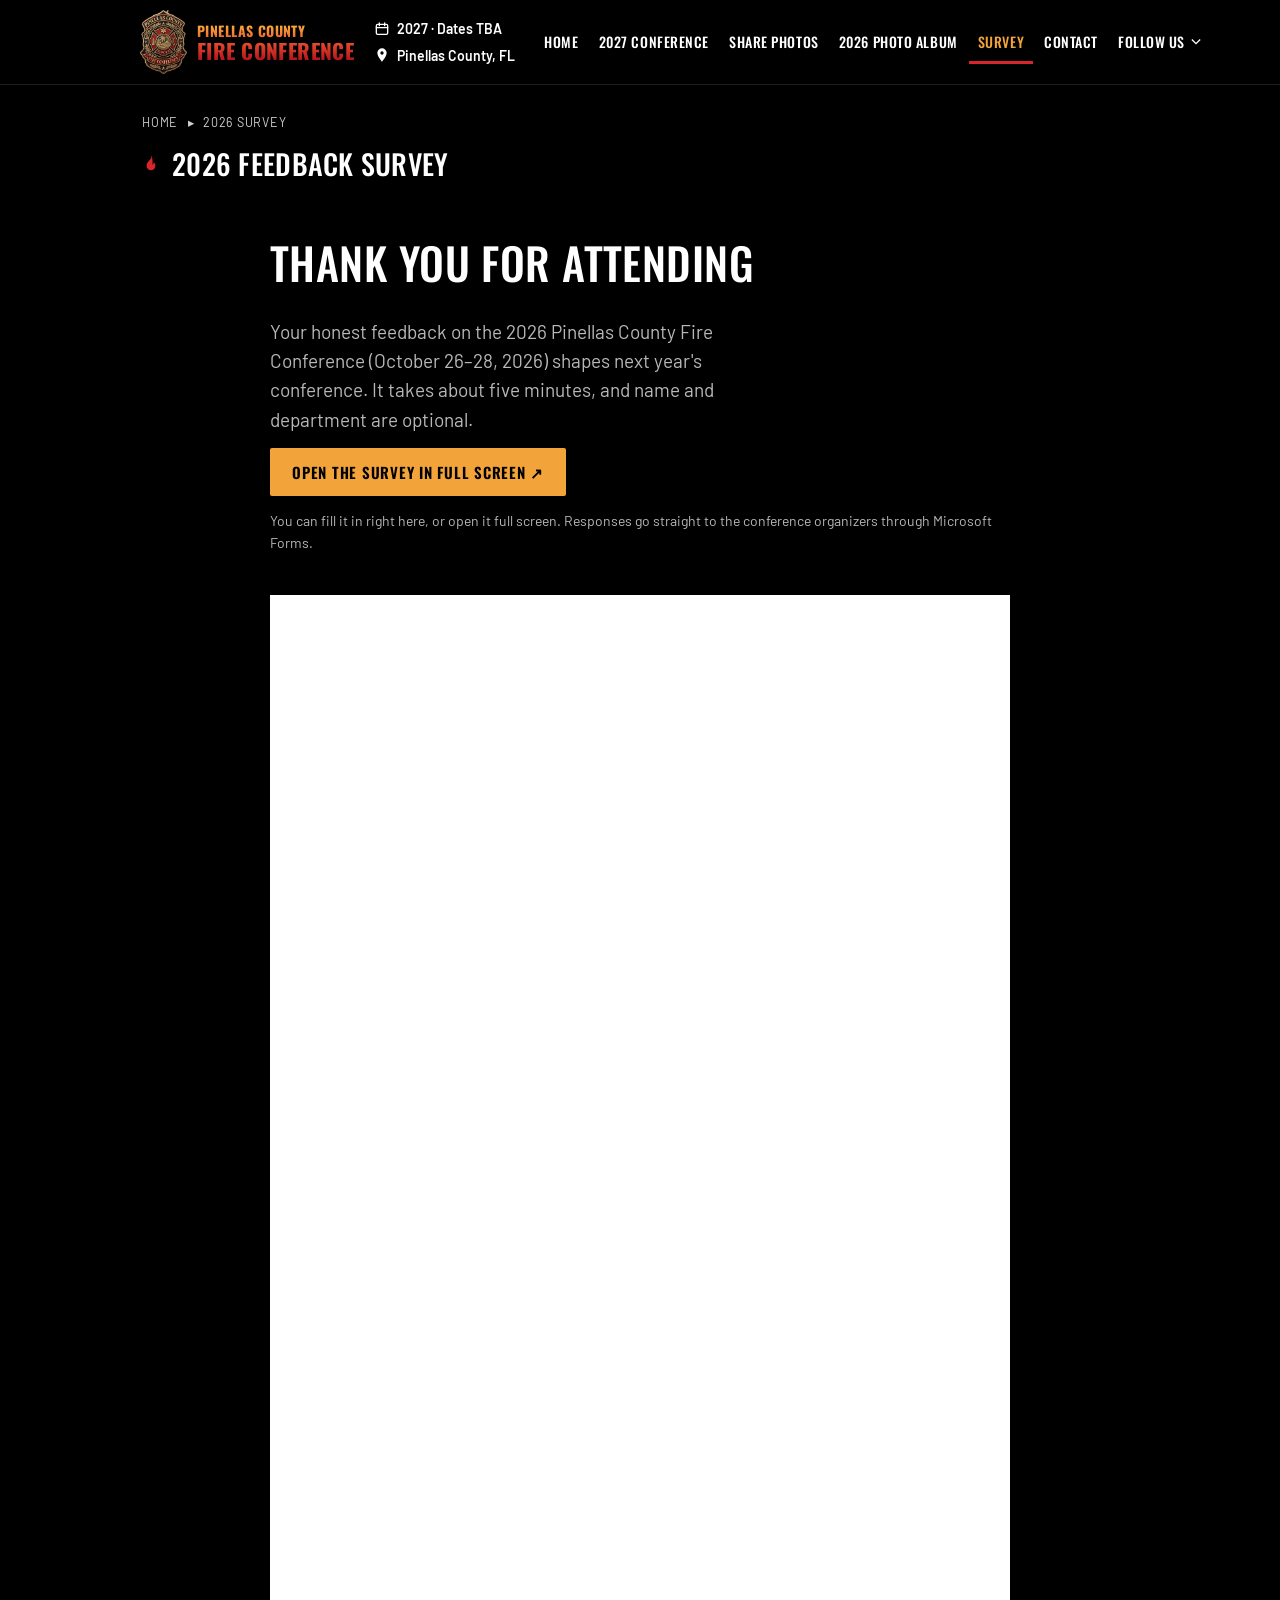
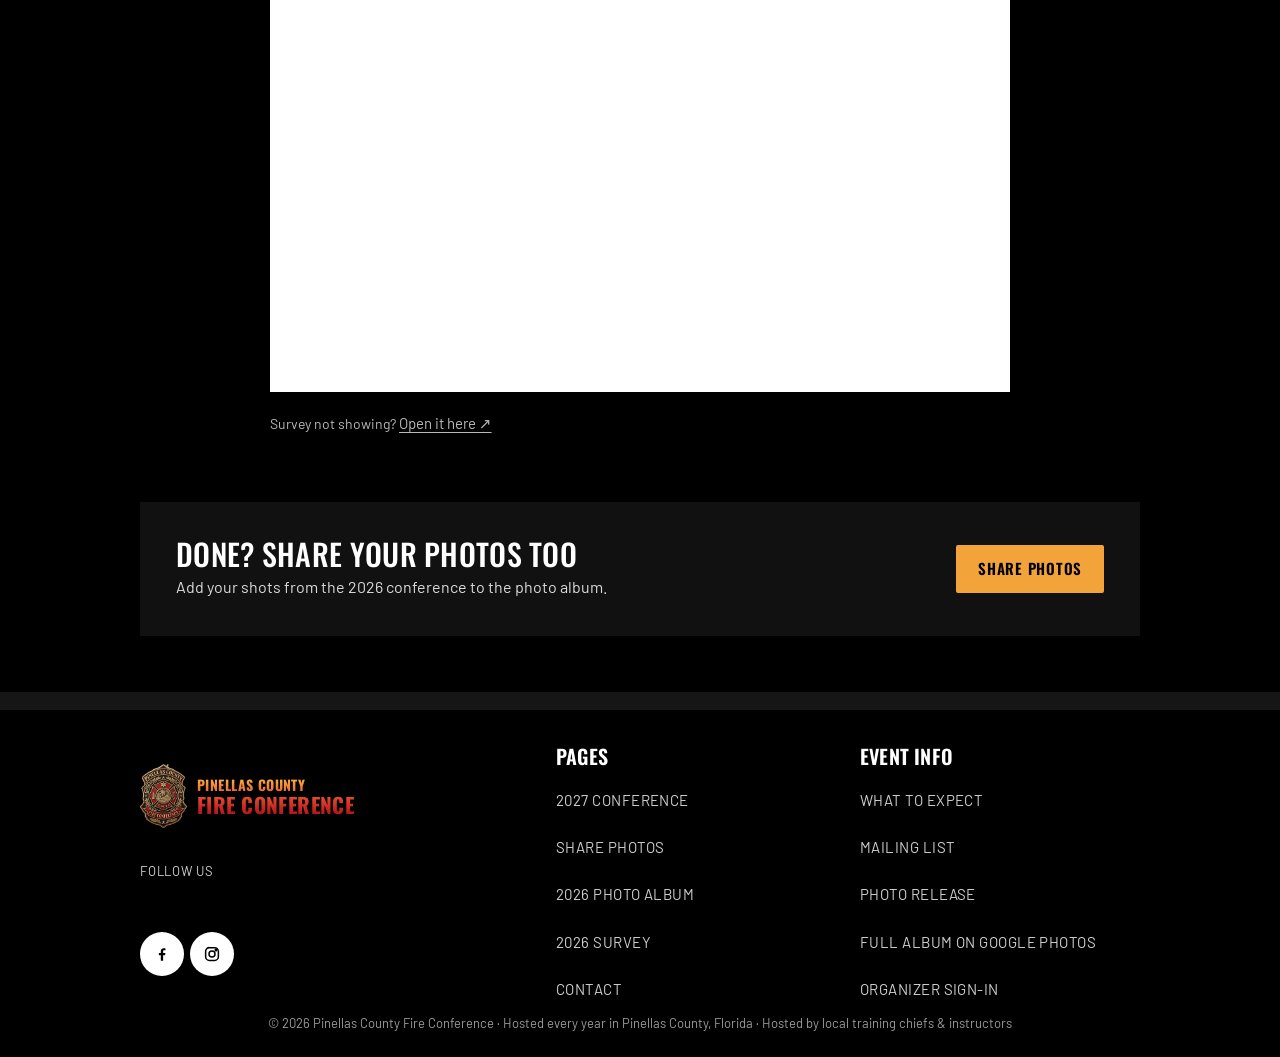
<file: survey/index.html>
<!doctype html>
<html lang="en">
<head>
<meta charset="utf-8">
<meta name="viewport" content="width=device-width, initial-scale=1, viewport-fit=cover">
<title>2026 Survey · Pinellas County Fire Conference</title>
<meta name="description" content="Attended the 2026 Pinellas County Fire Conference? Take the 5-minute feedback survey and help shape next year.">
<link rel="canonical" href="https://pinellascountyfireconference.com/survey/">
<meta name="theme-color" content="#000000">
<link rel="icon" type="image/png" href="../assets/img/favicon-conference.png">
<link rel="apple-touch-icon" href="../assets/img/apple-touch-icon-conference.png">
<meta property="og:type" content="website">
<meta property="og:site_name" content="Pinellas County Fire Conference">
<meta property="og:title" content="2026 Survey · Pinellas County Fire Conference">
<meta property="og:description" content="Attended the 2026 Pinellas County Fire Conference? Take the 5-minute feedback survey and help shape next year.">
<meta property="og:url" content="https://pinellascountyfireconference.com/survey/">
<meta property="og:image" content="https://pinellascountyfireconference.com/assets/img/share.jpg">
<meta name="twitter:card" content="summary_large_image">
<link rel="preconnect" href="https://fonts.googleapis.com">
<link rel="preconnect" href="https://fonts.gstatic.com" crossorigin>
<link rel="stylesheet" href="https://fonts.googleapis.com/css2?family=Oswald:wght@400..700&family=Barlow:wght@400;600;700&display=swap">
<link rel="stylesheet" href="../assets/site.css">
</head>
<body>
<noscript><p style="padding:24px;color:#fff">Please turn on JavaScript to use this site.</p></noscript>
<div class="cq"><div id="app" class="site theme-e" data-page="survey"></div></div>
<script src="../assets/site.js"></script>
</body>
</html>
</file>
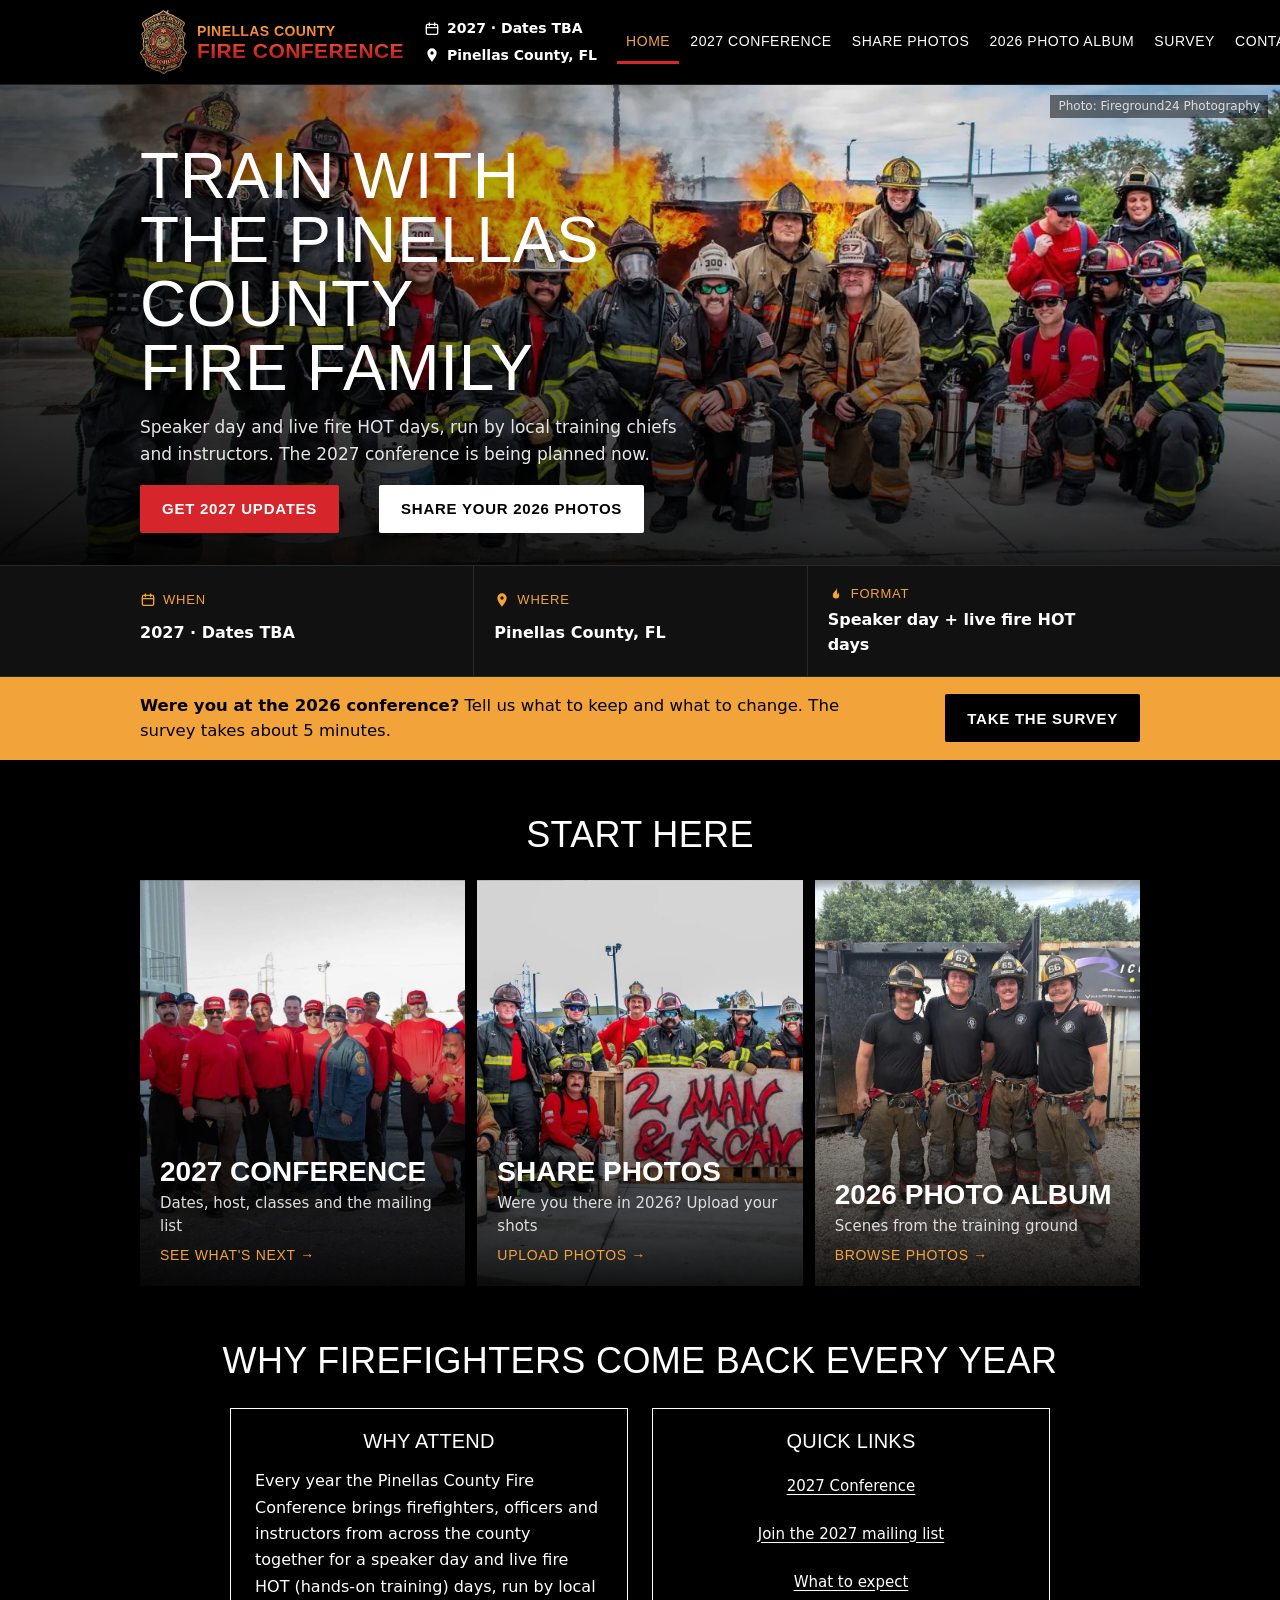
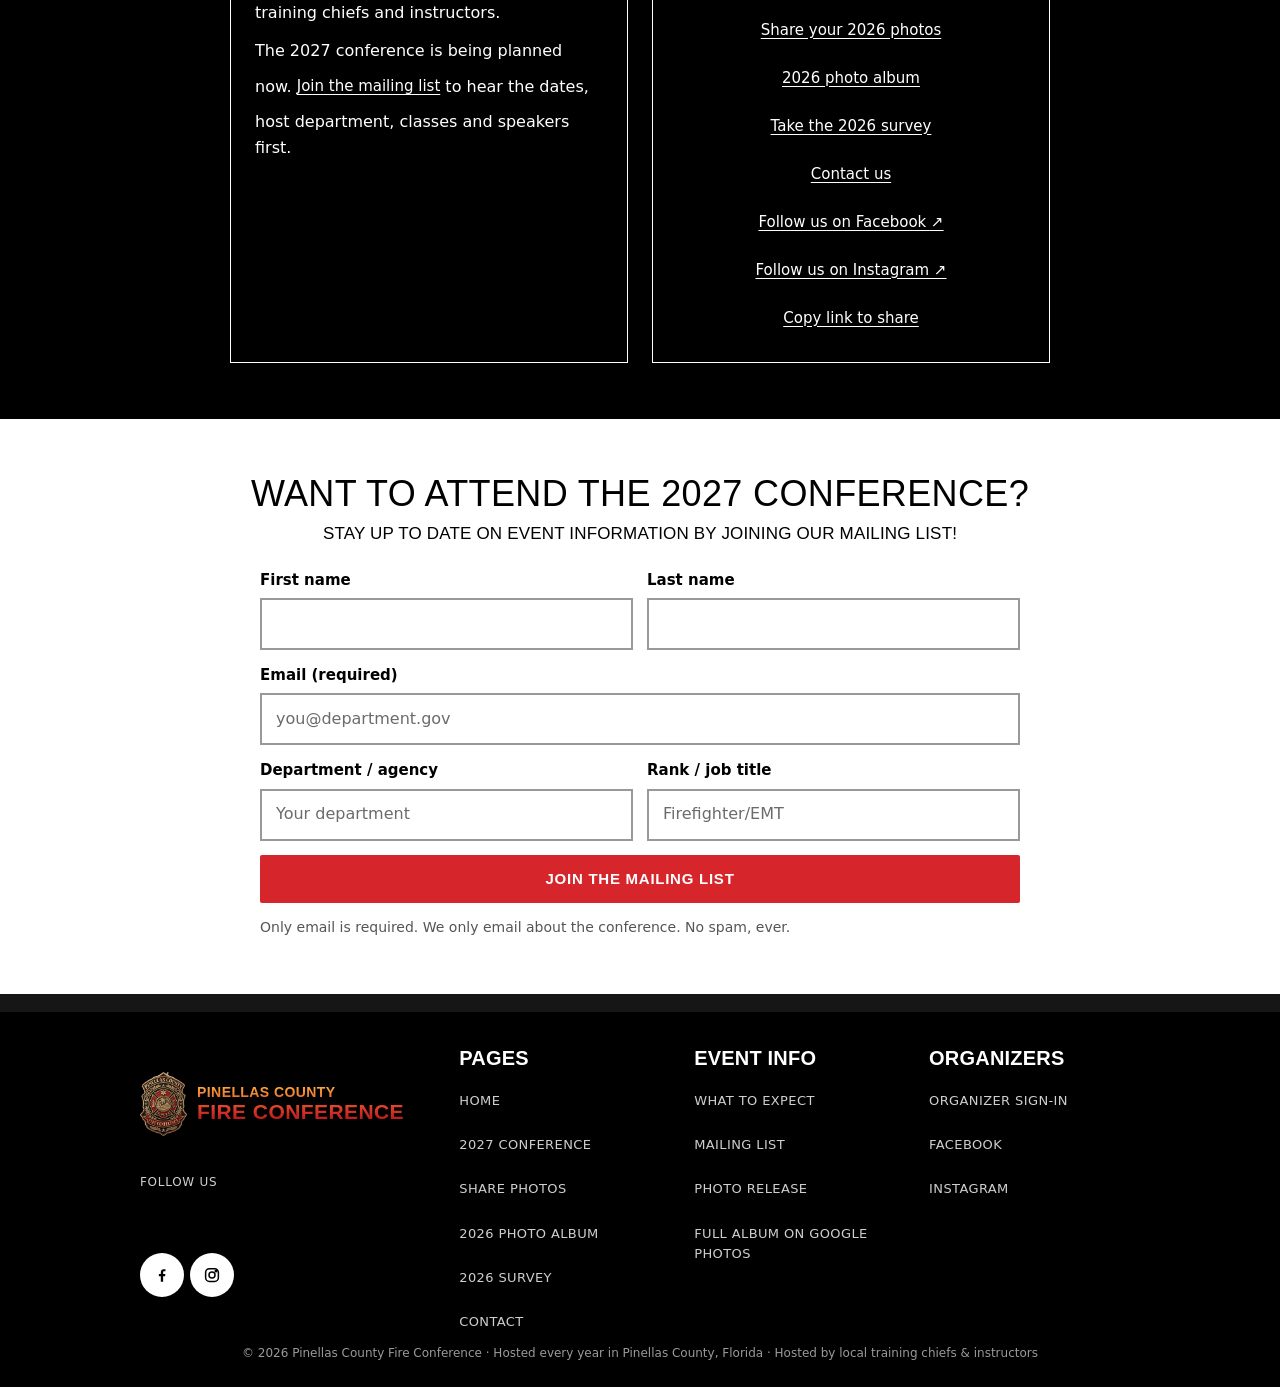
<file: preview-improved.html>
<!doctype html><html lang="en"><head><meta charset="utf-8"><meta name="viewport" content="width=device-width, initial-scale=1"><title>Pinellas County Fire Conference (improved)</title>
<link rel="stylesheet" href="assets/site.improved.css"></head><body>
<div class="cq"><div id="app" class="site theme-e" data-page="home"></div></div>
<script>window.PCFC_PREVIEW=true;var p=new URLSearchParams(location.search).get("page");if(p)document.getElementById("app").dataset.page=p;</script>
<script src="assets/site.improved.js"></script></body></html>
</file>
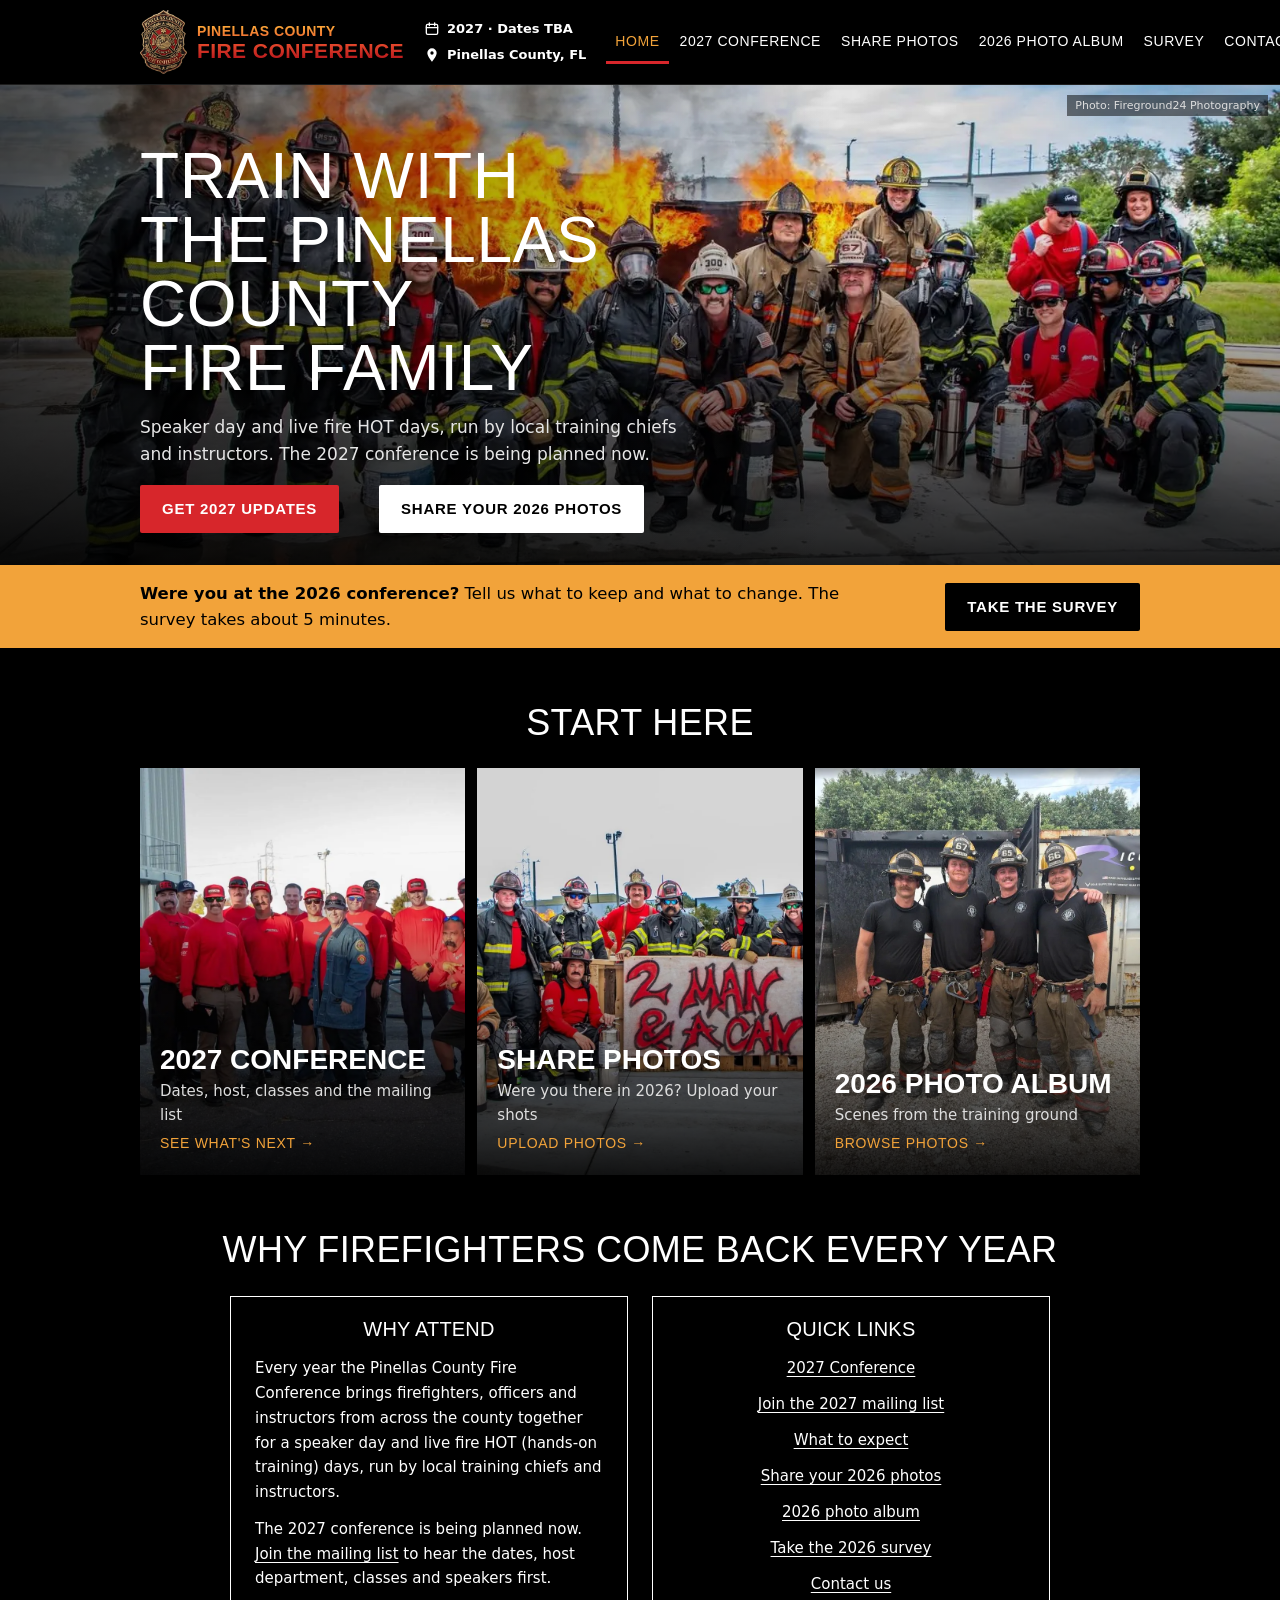
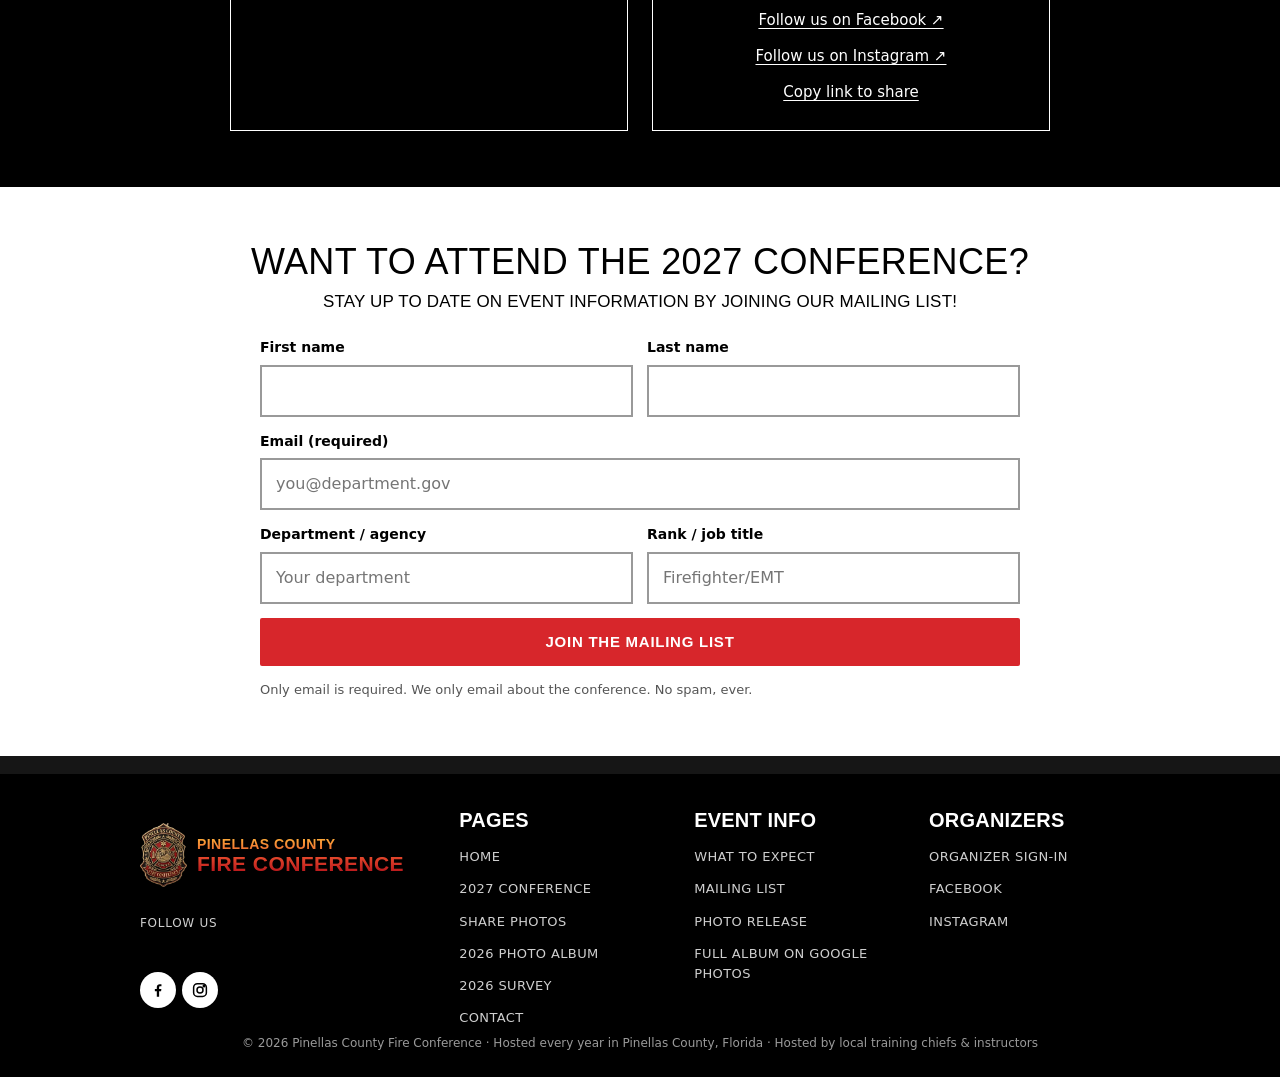
<file: preview-original.html>
<!doctype html><html lang="en"><head><meta charset="utf-8"><meta name="viewport" content="width=device-width, initial-scale=1"><title>Pinellas County Fire Conference (original)</title>
<link rel="stylesheet" href="assets/site.original.css"></head><body>
<div class="cq"><div id="app" class="site theme-e" data-page="home"></div></div>
<script>window.PCFC_PREVIEW=true;var p=new URLSearchParams(location.search).get("page");if(p)document.getElementById("app").dataset.page=p;</script>
<script src="assets/site.original.js"></script></body></html>
</file>
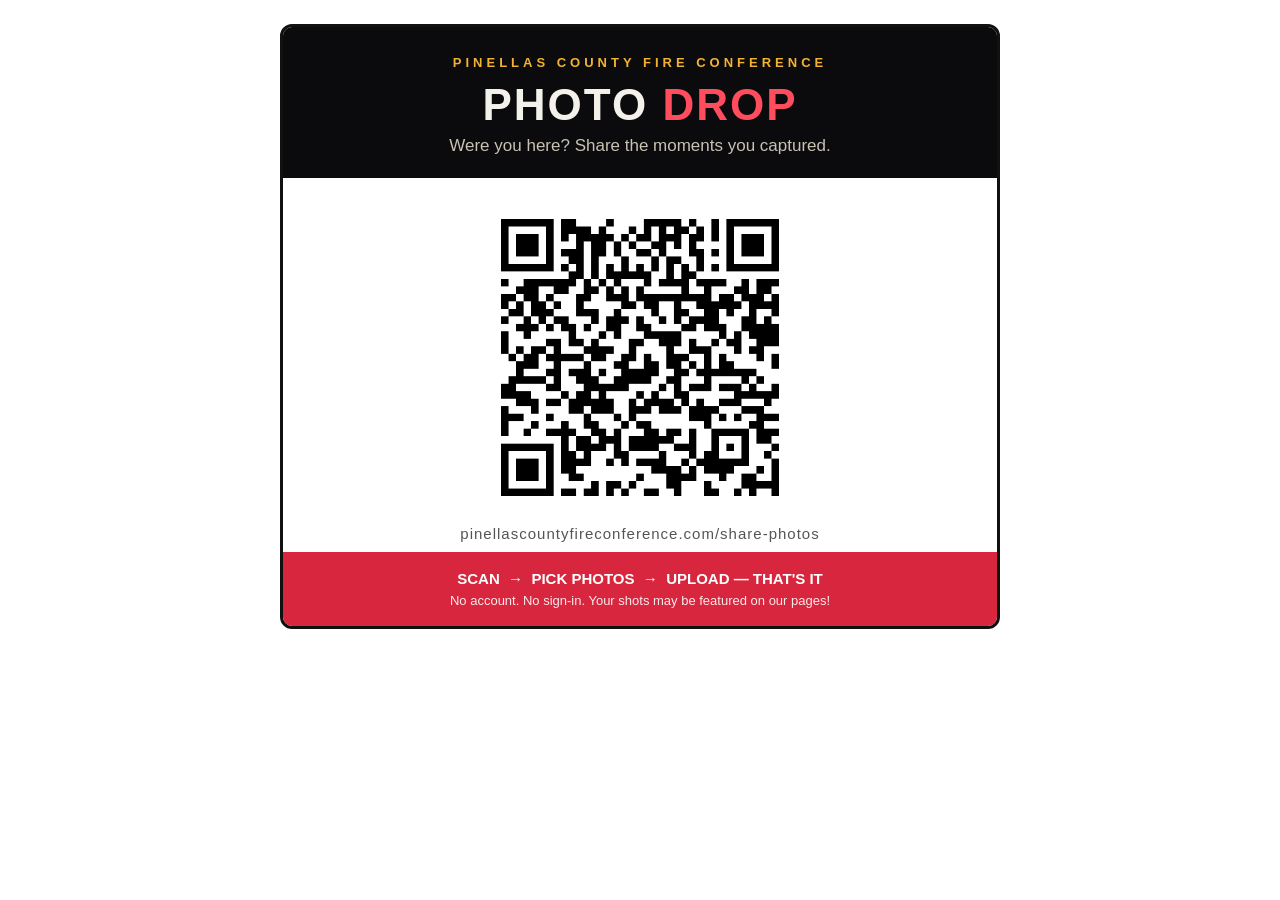
<file: table-tent.html>
<!DOCTYPE html>
<html lang="en">
<head>
<meta charset="UTF-8">
<title>PCFC Photo Drop — Table Tent</title>
<style>
  @page { size: letter; margin: 0; }
  * { box-sizing: border-box; margin: 0; }
  body { font-family: -apple-system, 'Segoe UI', Roboto, Helvetica, Arial, sans-serif;
         background: #fff; display: flex; justify-content: center; padding: 24px; }
  .tent { width: 7.5in; border: 3px solid #111; border-radius: 12px; overflow: hidden; text-align: center; }
  .top { background: #0b0b0e; color: #f4f1ea; padding: 28px 20px 22px; }
  .top .kicker { color: #f2b234; font-size: 13px; letter-spacing: 4px; font-weight: 700; }
  .top h1 { font-size: 44px; margin: 10px 0 6px; letter-spacing: 2px; }
  .top h1 span { color: #ff4d5e; }
  .top p { color: #c9c2b4; font-size: 17px; }
  .mid { padding: 26px 20px 10px; }
  .mid img { width: 3.2in; height: 3.2in; }
  .mid .url { font-size: 15px; color: #555; margin-top: 10px; letter-spacing: 1px; }
  .bot { background: #d7263d; color: #fff; padding: 18px; font-size: 15px; font-weight: 600; }
  .bot small { display: block; margin-top: 6px; font-weight: 400; font-size: 13px; opacity: .9; }
  @media print { body { padding: 0; } }
</style>
</head>
<body>
<div class="tent">
  <div class="top">
    <div class="kicker">PINELLAS COUNTY FIRE CONFERENCE</div>
    <h1>PHOTO <span>DROP</span></h1>
    <p>Were you here? Share the moments you captured.</p>
  </div>
  <div class="mid">
    <img src="[data-uri]" alt="Scan to share your photos">
    <div class="url">pinellascountyfireconference.com/share-photos</div>
  </div>
  <div class="bot">
    SCAN &nbsp;→&nbsp; PICK PHOTOS &nbsp;→&nbsp; UPLOAD — THAT'S IT
    <small>No account. No sign-in. Your shots may be featured on our pages!</small>
  </div>
</div>
</body>
</html>
</file>
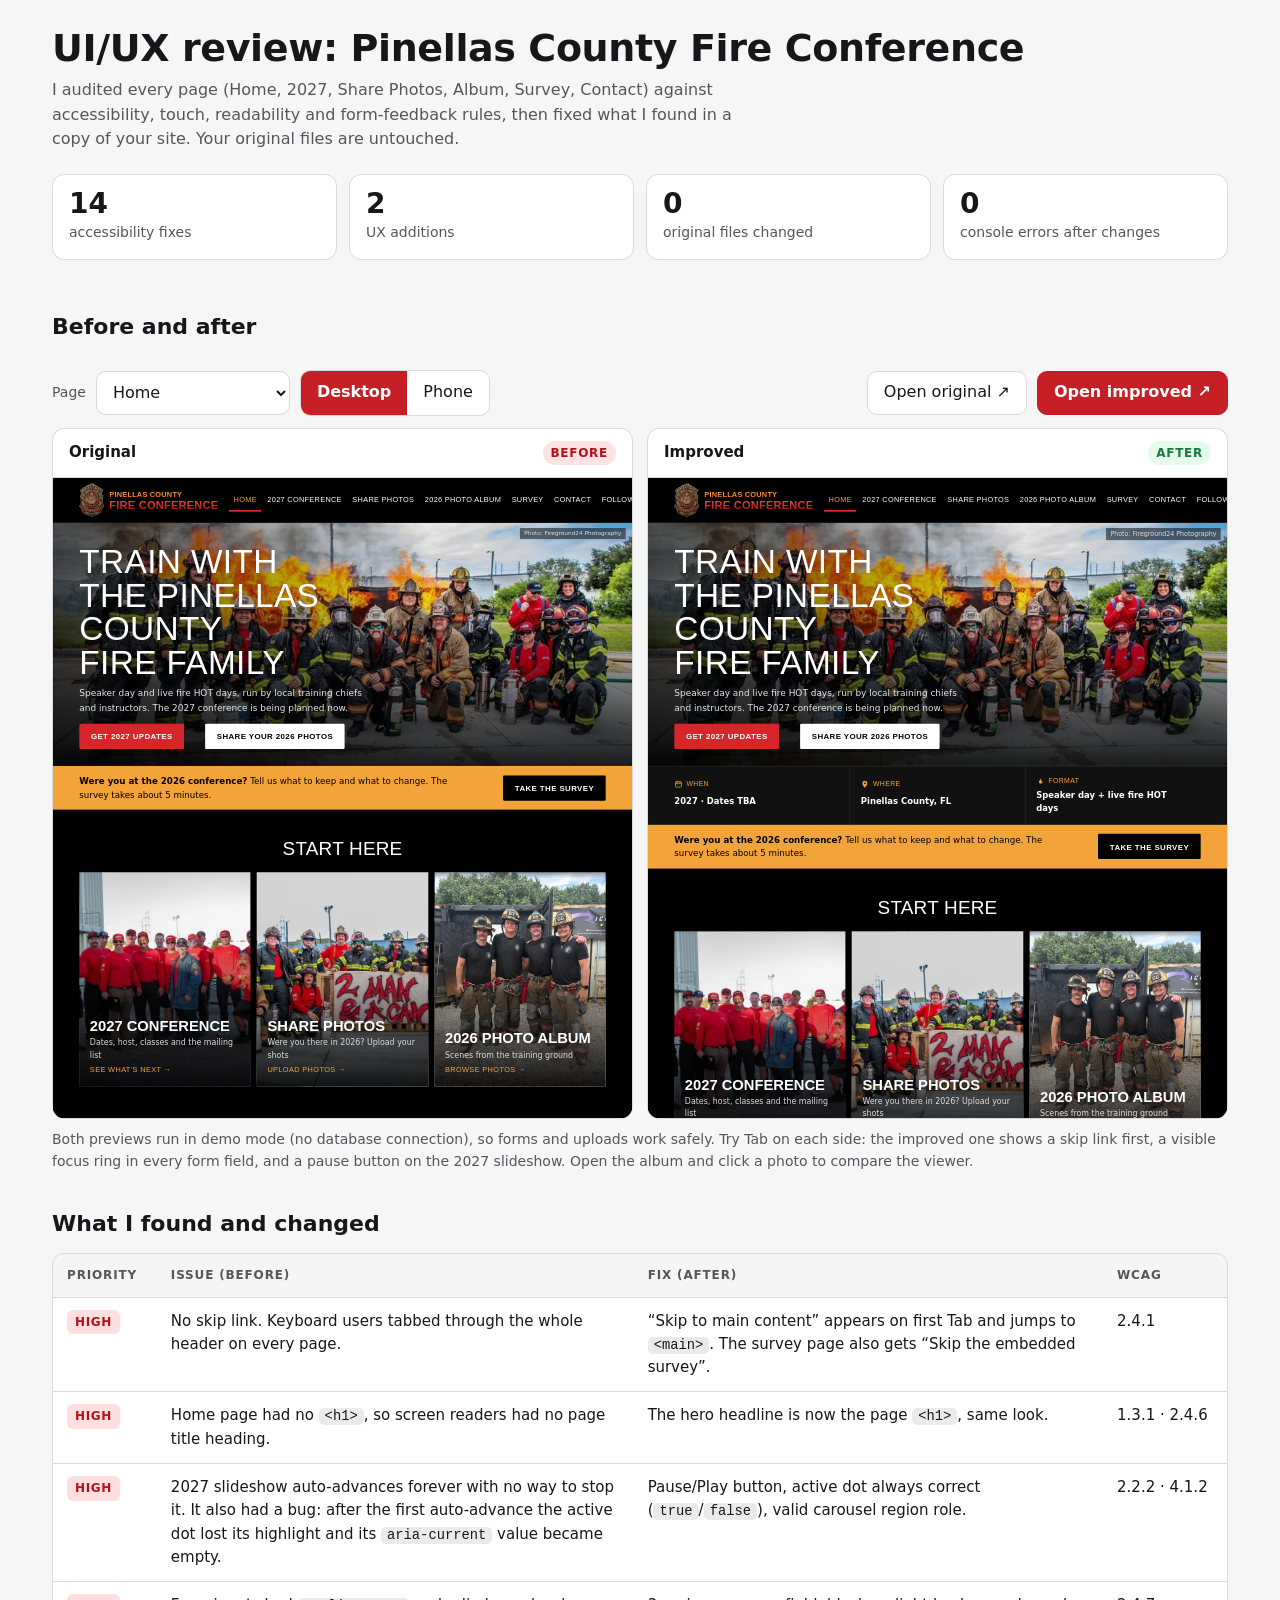
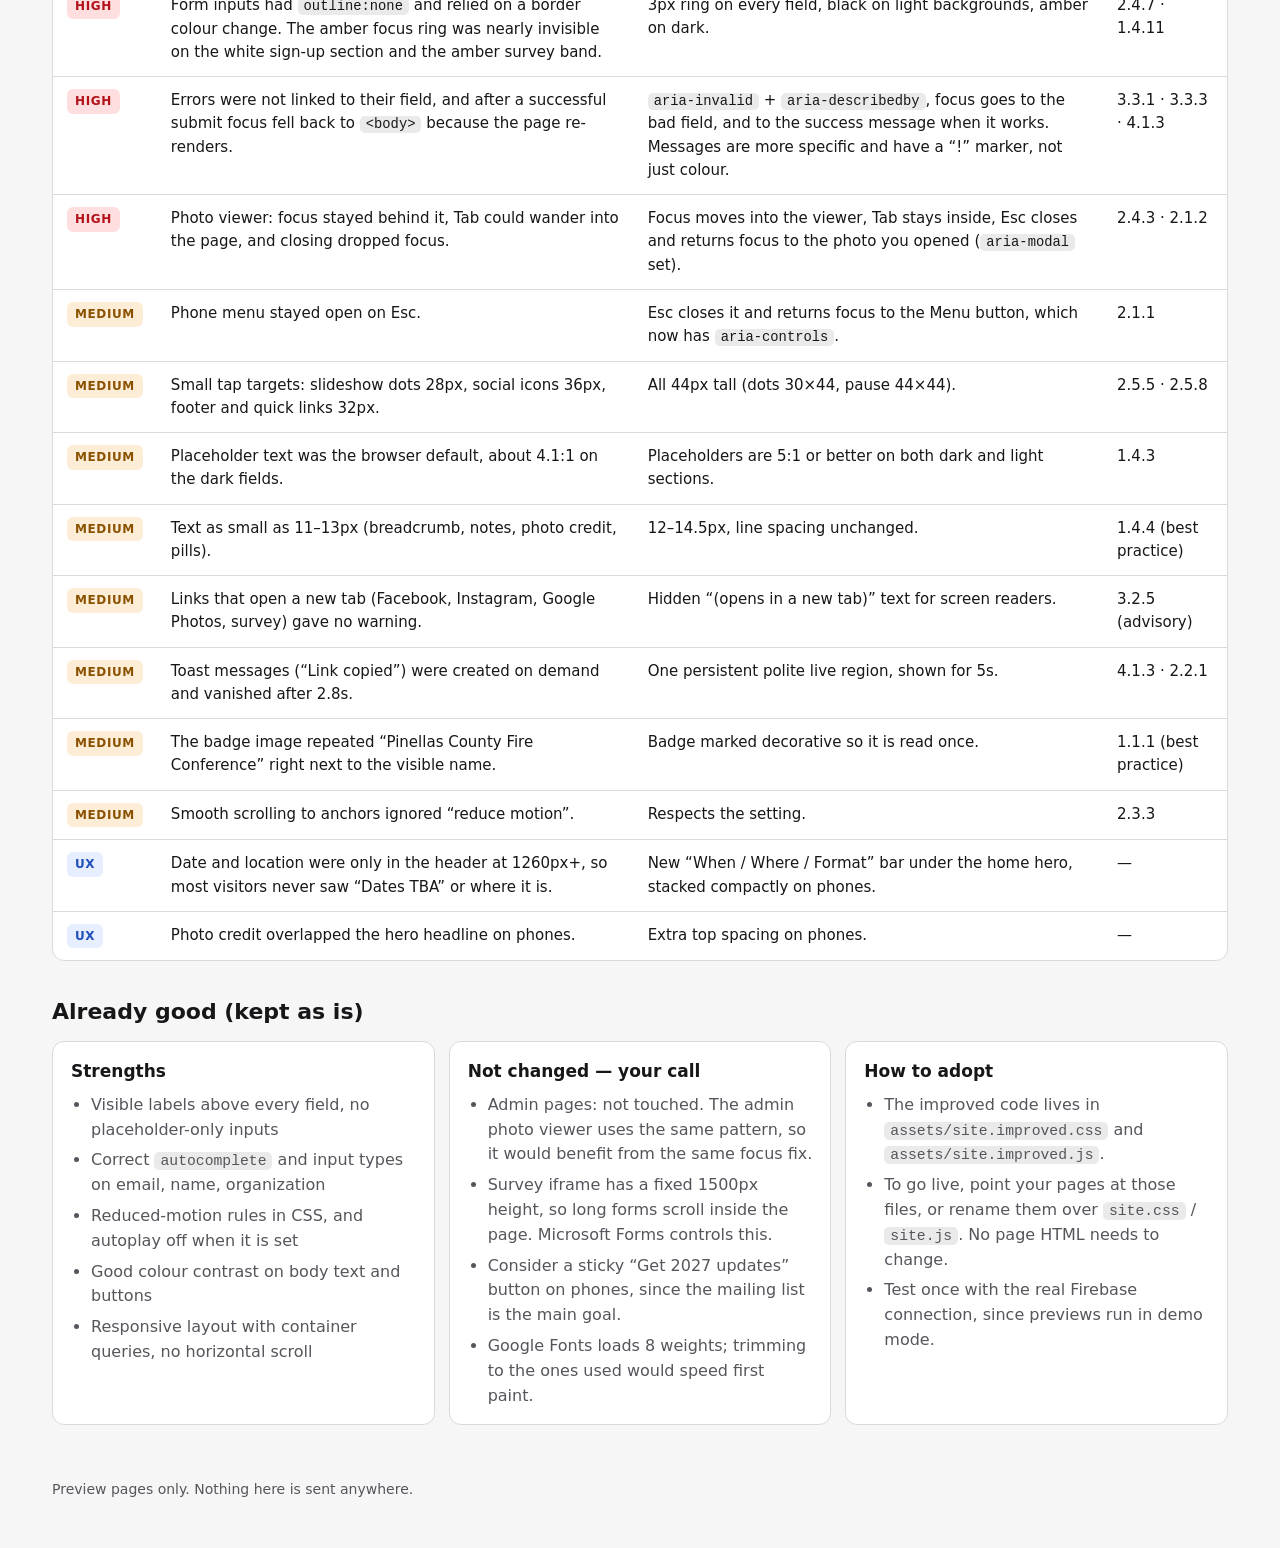
<file: ui-ux-review.html>
<!doctype html>
<html lang="en">
<head>
<meta charset="utf-8">
<meta name="viewport" content="width=device-width, initial-scale=1">
<title>UI/UX review · Pinellas County Fire Conference</title>
<style>
:root{--bg:#0b0b0c;--panel:#141416;--line:#2b2b2f;--ink:#f4f4f5;--muted:#b4b4ba;--red:#ff4a4f;--amber:#f2a33a;--ok:#5fd68a;--btn:#d7262b}
@media (prefers-color-scheme:light){:root{--bg:#f6f6f7;--panel:#fff;--line:#d9d9de;--ink:#17171a;--muted:#55555c;--red:#b3121a;--amber:#8a5200;--ok:#157a3d;--btn:#c61f25}}
*{box-sizing:border-box}
body{margin:0;background:var(--bg);color:var(--ink);font:16px/1.55 system-ui,-apple-system,"Segoe UI",Roboto,sans-serif}
a{color:inherit}
:focus-visible{outline:3px solid var(--amber);outline-offset:2px}
.skip{position:absolute;left:12px;top:-80px;background:#fff;color:#000;padding:10px 14px;font-weight:700}.skip:focus{top:10px}
header,main,footer{max-width:1240px;margin:0 auto;padding-inline:clamp(16px,4vw,32px)}
header{padding-block:28px 8px}
h1{font-size:clamp(26px,4vw,38px);line-height:1.1;margin:0 0 8px;letter-spacing:-.01em}
h2{font-size:22px;margin:0 0 12px}
p{margin:0}.lede{color:var(--muted);max-width:70ch}
.stats{display:grid;grid-template-columns:repeat(auto-fit,minmax(150px,1fr));gap:12px;margin:22px 0 8px}
.stat{background:var(--panel);border:1px solid var(--line);border-radius:12px;padding:14px 16px}
.stat b{display:block;font-size:28px;line-height:1.1;font-variant-numeric:tabular-nums}
.stat span{color:var(--muted);font-size:14px}
.bar{display:flex;flex-wrap:wrap;gap:10px;align-items:center;margin:26px 0 12px}
.bar .sp{flex:1}
.seg{display:inline-flex;border:1px solid var(--line);border-radius:10px;overflow:hidden;background:var(--panel)}
.seg button,select,.btn{font:inherit;color:var(--ink);background:transparent;border:0;padding:0 16px;min-height:44px;cursor:pointer}
.seg button[aria-pressed="true"]{background:var(--btn);color:#fff;font-weight:700}
select{background:var(--panel);border:1px solid var(--line);border-radius:10px;padding:0 12px}
.btn{border:1px solid var(--line);border-radius:10px;text-decoration:none;display:inline-flex;align-items:center;background:var(--panel)}
.btn.primary{background:var(--btn);border-color:var(--btn);color:#fff;font-weight:700}
.compare{display:grid;grid-template-columns:repeat(2,minmax(0,1fr));gap:14px}
.pane{background:var(--panel);border:1px solid var(--line);border-radius:12px;overflow:hidden;min-width:0}
.pane h3{margin:0;padding:12px 16px;font-size:15px;display:flex;justify-content:space-between;gap:8px;border-bottom:1px solid var(--line)}
.tag{font-size:12px;font-weight:700;letter-spacing:.06em;text-transform:uppercase;padding:3px 8px;border-radius:99px}
.tag.before{background:rgb(255 74 79 / .16);color:var(--red)}.tag.after{background:rgb(95 214 138 / .16);color:var(--ok)}
.view{height:640px;overflow:hidden;position:relative;display:flex;justify-content:center;background:#000}
.view iframe{border:0;background:#000;transform-origin:top left;position:absolute;top:0;left:0}
.hint{color:var(--muted);font-size:14px;margin-top:10px}
.tablewrap{overflow-x:auto;border:1px solid var(--line);border-radius:12px;background:var(--panel)}
table{border-collapse:collapse;width:100%;min-width:760px;font-size:15px}
th,td{text-align:left;vertical-align:top;padding:12px 14px;border-bottom:1px solid var(--line)}
th{font-size:12px;letter-spacing:.07em;text-transform:uppercase;color:var(--muted);background:rgb(127 127 127 / .08)}
tr:last-child td{border-bottom:0}
.sev{font-size:12px;font-weight:800;letter-spacing:.05em;text-transform:uppercase;padding:3px 8px;border-radius:6px;white-space:nowrap;display:inline-block}
.sev.hi{background:rgb(255 74 79 / .18);color:var(--red)}.sev.md{background:rgb(242 163 58 / .2);color:var(--amber)}.sev.ux{background:rgb(120 160 255 / .18);color:#8fb0ff}
@media (prefers-color-scheme:light){.sev.ux{color:#1f4fb8}}
code{background:rgb(127 127 127 / .16);padding:1px 6px;border-radius:5px;font-size:.92em}
.cols{display:grid;grid-template-columns:repeat(auto-fit,minmax(280px,1fr));gap:14px}
.card{background:var(--panel);border:1px solid var(--line);border-radius:12px;padding:16px 18px}
.card h3{margin:0 0 8px;font-size:17px}.card ul{margin:0;padding-left:20px;display:grid;gap:6px;color:var(--muted)}
section{margin-block:34px}
footer{padding-block:20px 48px;color:var(--muted);font-size:14px}
@media (max-width:900px){.compare{grid-template-columns:minmax(0,1fr)}}
</style>
</head>
<body>
<a class="skip" href="#main">Skip to main content</a>
<header>
  <h1>UI/UX review: Pinellas County Fire Conference</h1>
  <p class="lede">I audited every page (Home, 2027, Share Photos, Album, Survey, Contact) against accessibility, touch, readability and form-feedback rules, then fixed what I found in a copy of your site. Your original files are untouched.</p>
  <div class="stats" role="list">
    <div class="stat" role="listitem"><b>14</b><span>accessibility fixes</span></div>
    <div class="stat" role="listitem"><b>2</b><span>UX additions</span></div>
    <div class="stat" role="listitem"><b>0</b><span>original files changed</span></div>
    <div class="stat" role="listitem"><b>0</b><span>console errors after changes</span></div>
  </div>
</header>

<main id="main" tabindex="-1">
<section aria-labelledby="cmp">
  <h2 id="cmp">Before and after</h2>
  <div class="bar">
    <label for="pg" class="hint" style="margin:0">Page</label>
    <select id="pg">
      <option value="home">Home</option><option value="2027">2027 Conference</option><option value="photos">Share Photos</option>
      <option value="album">2026 Photo Album</option><option value="survey">Survey</option><option value="contact">Contact</option>
    </select>
    <div class="seg" role="group" aria-label="Screen size">
      <button type="button" id="dsk" aria-pressed="true">Desktop</button><button type="button" id="mob" aria-pressed="false">Phone</button>
    </div>
    <span class="sp"></span>
    <a class="btn" href="preview-original.html" target="_blank" rel="noopener">Open original ↗</a>
    <a class="btn primary" href="preview-improved.html" target="_blank" rel="noopener">Open improved ↗</a>
  </div>
  <div class="compare">
    <div class="pane"><h3>Original <span class="tag before">Before</span></h3><div class="view" id="v1"><iframe id="f1" title="Original site preview"></iframe></div></div>
    <div class="pane"><h3>Improved <span class="tag after">After</span></h3><div class="view" id="v2"><iframe id="f2" title="Improved site preview"></iframe></div></div>
  </div>
  <p class="hint">Both previews run in demo mode (no database connection), so forms and uploads work safely. Try Tab on each side: the improved one shows a skip link first, a visible focus ring in every form field, and a pause button on the 2027 slideshow. Open the album and click a photo to compare the viewer.</p>
</section>

<section aria-labelledby="fnd">
  <h2 id="fnd">What I found and changed</h2>
  <div class="tablewrap"><table>
    <thead><tr><th scope="col">Priority</th><th scope="col">Issue (before)</th><th scope="col">Fix (after)</th><th scope="col">WCAG</th></tr></thead>
    <tbody>
    <tr><td><span class="sev hi">High</span></td><td>No skip link. Keyboard users tabbed through the whole header on every page.</td><td>“Skip to main content” appears on first Tab and jumps to <code>&lt;main&gt;</code>. The survey page also gets “Skip the embedded survey”.</td><td>2.4.1</td></tr>
    <tr><td><span class="sev hi">High</span></td><td>Home page had no <code>&lt;h1&gt;</code>, so screen readers had no page title heading.</td><td>The hero headline is now the page <code>&lt;h1&gt;</code>, same look.</td><td>1.3.1 · 2.4.6</td></tr>
    <tr><td><span class="sev hi">High</span></td><td>2027 slideshow auto-advances forever with no way to stop it. It also had a bug: after the first auto-advance the active dot lost its highlight and its <code>aria-current</code> value became empty.</td><td>Pause/Play button, active dot always correct (<code>true</code>/<code>false</code>), valid carousel region role.</td><td>2.2.2 · 4.1.2</td></tr>
    <tr><td><span class="sev hi">High</span></td><td>Form inputs had <code>outline:none</code> and relied on a border colour change. The amber focus ring was nearly invisible on the white sign-up section and the amber survey band.</td><td>3px ring on every field, black on light backgrounds, amber on dark.</td><td>2.4.7 · 1.4.11</td></tr>
    <tr><td><span class="sev hi">High</span></td><td>Errors were not linked to their field, and after a successful submit focus fell back to <code>&lt;body&gt;</code> because the page re-renders.</td><td><code>aria-invalid</code> + <code>aria-describedby</code>, focus goes to the bad field, and to the success message when it works. Messages are more specific and have a “!” marker, not just colour.</td><td>3.3.1 · 3.3.3 · 4.1.3</td></tr>
    <tr><td><span class="sev hi">High</span></td><td>Photo viewer: focus stayed behind it, Tab could wander into the page, and closing dropped focus.</td><td>Focus moves into the viewer, Tab stays inside, Esc closes and returns focus to the photo you opened (<code>aria-modal</code> set).</td><td>2.4.3 · 2.1.2</td></tr>
    <tr><td><span class="sev md">Medium</span></td><td>Phone menu stayed open on Esc.</td><td>Esc closes it and returns focus to the Menu button, which now has <code>aria-controls</code>.</td><td>2.1.1</td></tr>
    <tr><td><span class="sev md">Medium</span></td><td>Small tap targets: slideshow dots 28px, social icons 36px, footer and quick links 32px.</td><td>All 44px tall (dots 30×44, pause 44×44).</td><td>2.5.5 · 2.5.8</td></tr>
    <tr><td><span class="sev md">Medium</span></td><td>Placeholder text was the browser default, about 4.1:1 on the dark fields.</td><td>Placeholders are 5:1 or better on both dark and light sections.</td><td>1.4.3</td></tr>
    <tr><td><span class="sev md">Medium</span></td><td>Text as small as 11–13px (breadcrumb, notes, photo credit, pills).</td><td>12–14.5px, line spacing unchanged.</td><td>1.4.4 (best practice)</td></tr>
    <tr><td><span class="sev md">Medium</span></td><td>Links that open a new tab (Facebook, Instagram, Google Photos, survey) gave no warning.</td><td>Hidden “(opens in a new tab)” text for screen readers.</td><td>3.2.5 (advisory)</td></tr>
    <tr><td><span class="sev md">Medium</span></td><td>Toast messages (“Link copied”) were created on demand and vanished after 2.8s.</td><td>One persistent polite live region, shown for 5s.</td><td>4.1.3 · 2.2.1</td></tr>
    <tr><td><span class="sev md">Medium</span></td><td>The badge image repeated “Pinellas County Fire Conference” right next to the visible name.</td><td>Badge marked decorative so it is read once.</td><td>1.1.1 (best practice)</td></tr>
    <tr><td><span class="sev md">Medium</span></td><td>Smooth scrolling to anchors ignored “reduce motion”.</td><td>Respects the setting.</td><td>2.3.3</td></tr>
    <tr><td><span class="sev ux">UX</span></td><td>Date and location were only in the header at 1260px+, so most visitors never saw “Dates TBA” or where it is.</td><td>New “When / Where / Format” bar under the home hero, stacked compactly on phones.</td><td>—</td></tr>
    <tr><td><span class="sev ux">UX</span></td><td>Photo credit overlapped the hero headline on phones.</td><td>Extra top spacing on phones.</td><td>—</td></tr>
    </tbody>
  </table></div>
</section>

<section aria-labelledby="ok">
  <h2 id="ok">Already good (kept as is)</h2>
  <div class="cols">
    <div class="card"><h3>Strengths</h3><ul><li>Visible labels above every field, no placeholder-only inputs</li><li>Correct <code>autocomplete</code> and input types on email, name, organization</li><li>Reduced-motion rules in CSS, and autoplay off when it is set</li><li>Good colour contrast on body text and buttons</li><li>Responsive layout with container queries, no horizontal scroll</li></ul></div>
    <div class="card"><h3>Not changed — your call</h3><ul><li>Admin pages: not touched. The admin photo viewer uses the same pattern, so it would benefit from the same focus fix.</li><li>Survey iframe has a fixed 1500px height, so long forms scroll inside the page. Microsoft Forms controls this.</li><li>Consider a sticky “Get 2027 updates” button on phones, since the mailing list is the main goal.</li><li>Google Fonts loads 8 weights; trimming to the ones used would speed first paint.</li></ul></div>
    <div class="card"><h3>How to adopt</h3><ul><li>The improved code lives in <code>assets/site.improved.css</code> and <code>assets/site.improved.js</code>.</li><li>To go live, point your pages at those files, or rename them over <code>site.css</code> / <code>site.js</code>. No page HTML needs to change.</li><li>Test once with the real Firebase connection, since previews run in demo mode.</li></ul></div>
  </div>
</section>
</main>
<footer>Preview pages only. Nothing here is sent anywhere.</footer>

<script>
(function(){
  var pg=document.getElementById("pg"),dsk=document.getElementById("dsk"),mob=document.getElementById("mob");
  var views=[["v1","f1","preview-original.html"],["v2","f2","preview-improved.html"]];
  var mode="desktop", DW=1100, MW=390;
  function load(){views.forEach(function(v){document.getElementById(v[1]).src=v[2]+"?page="+encodeURIComponent(pg.value)})}
  function fit(){
    views.forEach(function(v){
      var box=document.getElementById(v[0]),f=document.getElementById(v[1]),W=box.clientWidth,H=box.clientHeight;
      if(mode==="desktop"){var k=Math.min(1,W/DW);f.style.width=DW+"px";f.style.height=(H/k)+"px";f.style.transform="scale("+k+")";f.style.left="0"}
      else{f.style.width=MW+"px";f.style.height=H+"px";f.style.transform="none";f.style.left=Math.max(0,(W-MW)/2)+"px"}
    });
  }
  function setMode(m){mode=m;dsk.setAttribute("aria-pressed",m==="desktop");mob.setAttribute("aria-pressed",m==="mobile");fit()}
  pg.addEventListener("change",load);dsk.addEventListener("click",function(){setMode("desktop")});mob.addEventListener("click",function(){setMode("mobile")});
  window.addEventListener("resize",fit);
  var q=new URLSearchParams(location.search).get("page");if(q)pg.value=q;
  load();fit();
})();
</script>
</body>
</html>
</file>
<file: assets/site.css>
/* Pinellas County Fire Conference — Design E "Training Event" */
*{box-sizing:border-box}
html{scroll-padding-top:96px}
body{margin:0;background:#000;color:#fff;-webkit-text-size-adjust:100%}
.cq{container:site/inline-size}
button,input{font:inherit}
:focus-visible{outline:3px solid #f2a33a;outline-offset:2px}
[hidden]{display:none!important}
@media (prefers-reduced-motion: reduce){*{animation:none!important;transition:none!important;scroll-behavior:auto!important}}
/* ================= SHARED SITE STRUCTURE ================= */
.site{background:var(--bg);color:var(--ink);font-family:var(--body);font-size:16px;line-height:1.55;min-height:700px;position:relative}
.site *{box-sizing:border-box}
.site h1,.site h2,.site h3{font-family:var(--display);margin:0;text-wrap:balance;line-height:1.05}
.site p{margin:0}
.site a{color:inherit}
.wrap{max-width:1080px;margin:0 auto;padding-inline:clamp(16px,4cqi,40px)}
.btn{display:inline-flex;align-items:center;justify-content:center;gap:8px;min-height:48px;padding:0 22px;border:0;cursor:pointer;font-weight:700;background:var(--accent);color:var(--accent-ink);border-radius:var(--r);font-family:var(--btnfont,var(--body));text-decoration:none;font-size:16px}
.btn svg{width:20px;height:20px;flex:none}
.btn{white-space:nowrap}
.btn[disabled]{opacity:.45;cursor:not-allowed}
.site .ahead h1{font-size:clamp(24px,2.5cqi + 14px,32px);text-transform:none;line-height:1.1}
.site .login h1{font-size:28px;text-transform:none;line-height:1.1}
.btn.alt{background:transparent;color:var(--ink);box-shadow:inset 0 0 0 2px var(--line-strong)}
.btn.danger{background:var(--danger);color:#fff}
.btn.sm{min-height:40px;padding:0 14px;font-size:14px}
.sitenav{position:sticky;top:0;z-index:5;background:var(--nav-bg);color:var(--nav-ink)}
.sitenav .wrap{display:flex;align-items:center;gap:16px;min-height:64px}
.brand{display:flex;align-items:center;gap:10px;font-family:var(--display);font-weight:800;text-decoration:none;min-width:0}
.brand svg{width:34px;height:34px;flex:none}
.brand img.badge{height:48px;width:auto;flex:none;display:block}
.login .brand img.badge{height:64px}
.brand span{line-height:1.05;font-size:15px}
.brand span small{display:block;font-family:var(--body);font-weight:500;font-size:11.5px;opacity:.75;letter-spacing:.02em}
.navlinks{margin-left:auto;display:flex;gap:4px;align-items:center}
.navlinks button{border:0;background:transparent;color:inherit;font:inherit;font-weight:600;padding:10px 14px;cursor:pointer;border-radius:var(--r);min-height:44px}
.navlinks button[aria-current="page"]{background:var(--nav-active);color:var(--nav-active-ink)}
.social{display:flex;gap:6px}
.social button{width:40px;height:40px;border-radius:50%;border:0;display:grid;place-items:center;background:var(--chip);color:var(--ink);cursor:pointer}
.social svg{width:18px;height:18px}
.menu-btn{display:none;margin-left:auto;border:0;background:transparent;color:inherit;min-height:44px;min-width:44px;cursor:pointer;font-weight:700}
.tabbar{display:none}
.statuspill{display:inline-flex;align-items:center;gap:8px;font-size:13px;font-weight:700;padding:6px 12px;border-radius:99px;background:var(--chip);color:var(--ink)}
.statuspill i{width:8px;height:8px;border-radius:50%;background:#1a9c4b;box-shadow:0 0 0 3px rgb(26 156 75 / .25)}
.statuspill.closed i{background:#b0b4ba;box-shadow:none}

.hero{padding-block:clamp(32px,7cqi,72px)}
.hero-grid{display:grid;grid-template-columns:minmax(0,1.05fr) minmax(0,1fr);gap:clamp(20px,4cqi,48px);align-items:start}
.site .lede{font-size:clamp(16px,1.6cqi + 12px,19px);max-width:46ch;margin-top:16px;color:var(--muted)}
.stack{display:grid;gap:14px}

.card{background:var(--surface);border-radius:var(--r-lg);padding:clamp(18px,3cqi,28px);box-shadow:var(--card-shadow);border:var(--card-border);color:var(--ink)}
.drop{border:2px dashed var(--line-strong);border-radius:var(--r);padding:26px 16px;text-align:center;display:grid;gap:6px;justify-items:center;cursor:pointer;background:var(--drop-bg)}
.drop:hover{border-color:var(--accent)}
.drop strong{font-size:17px}
.drop small{color:var(--muted);font-size:13px}
.drop svg{width:38px;height:38px;color:var(--accent)}
.check{display:flex;gap:12px;align-items:flex-start;font-size:14.5px;cursor:pointer}
.check input{width:22px;height:22px;flex:none;margin-top:1px;accent-color:var(--accent)}
details.release{font-size:13.5px;color:var(--muted);border-top:1px solid var(--line);padding-top:10px}
details.release summary{cursor:pointer;font-weight:700;color:var(--ink);min-height:32px;display:flex;align-items:center}
details.release p+p{margin-top:8px}
.thumbs{display:grid;grid-template-columns:repeat(auto-fill,minmax(84px,1fr));gap:8px}
.thumb{aspect-ratio:1;border-radius:calc(var(--r) * .7);overflow:hidden;position:relative;background:var(--chip);max-width:100%}
.thumb img{width:100%;height:100%;object-fit:cover;display:block}
.thumb button{position:absolute;top:4px;right:4px;width:28px;height:28px;border-radius:50%;border:0;background:rgb(0 0 0 / .65);color:#fff;cursor:pointer;font-size:14px;line-height:1}
.success{background:var(--ok-bg);color:var(--ok-ink);border-radius:var(--r);padding:12px 14px;font-weight:600;font-size:14.5px}
.section{padding-block:clamp(28px,6cqi,64px)}
.section-head{display:flex;justify-content:space-between;align-items:end;gap:16px;flex-wrap:wrap;margin-bottom:20px}
.section-head h2{font-size:clamp(24px,3cqi + 14px,34px)}

.steps{display:grid;grid-template-columns:repeat(5,minmax(0,1fr));gap:12px;list-style:none;margin:0;padding:0;counter-reset:s}
.steps li{display:grid;gap:6px;align-content:start;padding:16px;border-radius:var(--r);background:var(--surface);border:var(--card-border);counter-increment:s;min-width:0}
.steps li::before{content:counter(s);font-family:var(--display);font-weight:800;font-size:22px;color:var(--accent)}
.steps li b{font-size:15px}
.steps li span{font-size:13.5px;color:var(--muted)}
.steps li.now{outline:2px solid var(--accent)}
.steps li.now em{font-style:normal;font-size:11px;font-weight:800;letter-spacing:.1em;text-transform:uppercase;color:var(--accent)}

.slides{position:relative;border-radius:var(--r-lg);overflow:hidden;aspect-ratio:4/3;max-width:100%}
.slide{position:absolute;inset:0;display:flex;align-items:flex-end;padding:16px;opacity:0;transition:opacity .6s}
.slide.on{opacity:1}
.slide figcaption{background:rgb(0 0 0 / .55);color:#fff;font-size:13px;padding:6px 10px;border-radius:6px;font-family:var(--body)}
.slide .ph{position:absolute;top:12px;left:12px;font-size:11px;letter-spacing:.08em;text-transform:uppercase;font-weight:700;background:rgb(255 255 255 / .85);color:#222;padding:3px 8px;border-radius:4px}
.dots{position:absolute;right:12px;bottom:14px;display:flex;gap:6px}
.dots button{width:28px;height:28px;border:0;background:transparent;cursor:pointer;display:grid;place-items:center;padding:0}
.dots button::after{content:"";width:9px;height:9px;border-radius:50%;background:rgb(255 255 255 / .55)}
.dots button[aria-current="true"]::after{background:#fff}
.field{display:grid;gap:6px}
.field label{font-weight:700;font-size:14px}
.field input{min-height:52px;border-radius:var(--r);border:2px solid var(--line-strong);padding:0 14px;background:var(--input-bg);color:var(--ink);font-size:16px;width:100%}
.field input:focus{border-color:var(--accent);outline:none}
.fine{font-size:13px;color:var(--muted)}
.inline-form{display:grid;grid-template-columns:minmax(0,1fr) auto;gap:10px;align-items:end}
.sharebar{display:flex;flex-wrap:wrap;gap:8px;align-items:center}

.footer{padding-block:28px calc(28px + var(--tab-space,0px));background:var(--foot-bg);color:var(--foot-ink);font-size:14px}
.footer .wrap{display:flex;flex-wrap:wrap;gap:12px 24px;align-items:center;justify-content:space-between}
.footer button.linkish{background:none;border:0;color:inherit;text-decoration:underline;cursor:pointer;font:inherit;min-height:40px}

.crossband{border-radius:var(--r-lg);padding:clamp(20px,4cqi,36px);display:grid;grid-template-columns:minmax(0,1fr) auto;gap:16px;align-items:center;background:var(--band-bg);color:var(--band-ink)}
.crossband h3{font-size:clamp(22px,2.4cqi + 14px,30px)}
.crossband p{opacity:.85;margin-top:6px}

/* admin */
.admin{display:grid;grid-template-columns:220px minmax(0,1fr);min-height:700px;background:var(--adm-bg);color:var(--ink)}
.side{background:var(--adm-side);color:var(--adm-side-ink);padding:18px 12px;display:flex;flex-direction:column;gap:4px}
.side .brand{padding:4px 8px 16px}
.side button{all:unset;cursor:pointer;padding:10px 12px;border-radius:var(--r);font-weight:600;font-size:14.5px;display:flex;justify-content:space-between;align-items:center;min-height:24px}
.side button[aria-current="page"]{background:var(--adm-side-active);color:var(--adm-side-active-ink)}
.side button:focus-visible{outline:3px solid #2b7fff}
.side .grow{flex:1}
.side small{font-size:12px;opacity:.7;padding:0 12px}
.amain{padding:clamp(16px,3cqi,32px);display:grid;gap:18px;align-content:start;min-width:0}
.ahead{display:flex;justify-content:space-between;align-items:center;gap:12px;flex-wrap:wrap}
.ahead h1{font-size:clamp(24px,2.5cqi + 14px,32px)}
.stats{display:grid;grid-template-columns:repeat(3,minmax(0,1fr));gap:12px}
.stat{background:var(--surface);border-radius:var(--r);padding:14px 16px;border:var(--card-border);box-shadow:var(--card-shadow)}
.stat b{display:block;font-family:var(--display);font-size:30px;font-variant-numeric:tabular-nums;line-height:1.1}
.stat span{font-size:13px;color:var(--muted)}
.sample{font-size:11px;font-weight:700;letter-spacing:.08em;text-transform:uppercase;color:var(--muted);background:var(--chip);padding:3px 8px;border-radius:4px}
.atools{display:flex;flex-wrap:wrap;gap:8px;align-items:center;background:var(--surface);border:var(--card-border);border-radius:var(--r);padding:10px;position:sticky;top:0;z-index:2}
.atools .sp{flex:1}
.confirm{display:flex;flex-wrap:wrap;gap:10px;align-items:center;background:var(--danger-bg);color:var(--ink);border:1.5px solid var(--danger);border-radius:var(--r);padding:12px 14px;font-weight:600}
.grid{display:grid;grid-template-columns:repeat(auto-fill,minmax(150px,1fr));gap:10px}
.tile{position:relative;border-radius:var(--r);overflow:hidden;aspect-ratio:1;cursor:pointer;border:0;padding:0;background:#333;max-width:100%}
.tile .art{position:absolute;inset:0}
.tile .meta{position:absolute;left:0;right:0;bottom:0;padding:6px 8px;font-size:11.5px;color:#fff;background:linear-gradient(transparent,rgb(0 0 0 / .7));text-align:left;font-family:var(--body)}
.tile .tick{position:absolute;top:8px;left:8px;width:26px;height:26px;border-radius:6px;background:rgb(255 255 255 / .9);display:grid;place-items:center;font-weight:900;color:transparent;border:2px solid rgb(0 0 0 / .2)}
.tile.sel{outline:3px solid var(--accent);outline-offset:-3px}
.tile.sel .tick{background:var(--accent);color:var(--accent-ink);border-color:transparent}
.note{font-size:13.5px;color:var(--muted);display:flex;gap:8px}
.tbl{overflow-x:auto;background:var(--surface);border-radius:var(--r);border:var(--card-border)}
.tbl table{width:100%;border-collapse:collapse;font-size:14px;min-width:460px}
.tbl th,.tbl td{text-align:left;padding:11px 14px;border-bottom:1px solid var(--line)}
.tbl th{font-size:12px;letter-spacing:.06em;text-transform:uppercase;color:var(--muted)}
.tbl td.num{font-variant-numeric:tabular-nums}
.switch{display:flex;gap:14px;align-items:center;justify-content:space-between;background:var(--surface);border:var(--card-border);border-radius:var(--r);padding:16px}
.switch button{width:56px;height:32px;border-radius:99px;border:0;background:#b0b4ba;position:relative;cursor:pointer;flex:none}
.switch button::after{content:"";position:absolute;top:4px;left:4px;width:24px;height:24px;border-radius:50%;background:#fff;transition:left .2s}
.switch button[aria-checked="true"]{background:#1a9c4b}
.switch button[aria-checked="true"]::after{left:28px}
.login{min-height:700px;display:grid;place-items:center;padding:24px 16px;background:var(--adm-bg)}
.login .card{width:100%;max-width:400px;display:grid;gap:16px}
.lightbox{position:absolute;inset:0;background:rgb(0 0 0 / .85);z-index:20;display:grid;place-items:center;padding:20px}
.lightbox .box{width:min(560px,100%);display:grid;gap:10px}
.lightbox .art{aspect-ratio:4/3;border-radius:8px;position:relative;max-width:100%}
.lightbox .row{display:flex;gap:8px;justify-content:space-between;align-items:center;color:#fff;flex-wrap:wrap}

/* ============== PHONE LAYOUT (container query) ============== */
@container site (max-width: 640px){
  .hero-grid{grid-template-columns:minmax(0,1fr)}
  .navlinks,.sitenav .social{display:none}
  .steps{grid-template-columns:minmax(0,1fr)}
  .steps li{grid-template-columns:32px minmax(0,1fr);column-gap:10px}
  .steps li::before{grid-row:span 3}
  .crossband{grid-template-columns:minmax(0,1fr)}
  .inline-form{grid-template-columns:minmax(0,1fr)}
  .admin{grid-template-columns:minmax(0,1fr)}
  .side{flex-direction:row;overflow-x:auto;padding:10px;gap:6px;align-items:center}
  .side .brand,.side .grow,.side small{display:none}
  .side button{white-space:nowrap}
  .stats{grid-template-columns:repeat(3,minmax(0,1fr))}
  .stat{padding:10px}
  .stat b{font-size:22px}
  .grid{grid-template-columns:repeat(2,minmax(0,1fr))}
  .tabbar{display:flex}
  .site{--tab-space:76px}
}

/* ================= DESIGN E — TRAINING EVENT (FDIC-style layout) ================= */
.theme-e{--bg:#000;--surface:#0d0d0d;--ink:#fff;--muted:#b8b8b8;--line:#2a2a2a;--line-strong:#6a6a6a;--accent:#d7262b;--accent-ink:#fff;--chip:#1c1c1c;
 --display:"Oswald","Arial Narrow",sans-serif;--body:"Barlow",system-ui,sans-serif;--r:0px;--r-lg:0px;--card-shadow:none;--card-border:1.5px solid #fff;
 --nav-bg:#000;--nav-ink:#fff;--nav-active:#d7262b;--nav-active-ink:#fff;--drop-bg:#121212;--input-bg:#111;--ok-bg:#12341f;--ok-ink:#9af0b8;--danger:#d7262b;--danger-bg:#2a0d0e;
 --foot-bg:#000;--foot-ink:#cfcfcf;--band-bg:#111;--band-ink:#fff;--adm-bg:#0a0a0a;--adm-side:#000;--adm-side-ink:#cfcfcf;--adm-side-active:#d7262b;--adm-side-active-ink:#fff;--btnfont:var(--display);color-scheme:dark}
.theme-e h1,.theme-e h2,.theme-e h3{font-weight:500;text-transform:uppercase;letter-spacing:.01em}
.theme-e .btn{text-transform:uppercase;font-weight:600;letter-spacing:.05em;font-size:15px;border-radius:2px}
.theme-e .btn.w{background:#fff;color:#000}.theme-e .btn.o{background:#f2a33a;color:#000}
.enav{background:#000;position:sticky;top:0;z-index:7;border-bottom:1px solid #1d1d1d}
.enav>.wrap{display:flex;align-items:center;gap:20px;min-height:84px}
.ebrand{display:flex;align-items:center;gap:10px;text-decoration:none;flex:none}
.ebrand img.badge{height:64px;width:auto;display:block}
.eword{font-family:var(--display);font-weight:700;font-size:14px;line-height:1;background:linear-gradient(180deg,#ffb23a,#e2462b 55%,#b3121a);-webkit-background-clip:text;background-clip:text;color:transparent;text-transform:uppercase;letter-spacing:.03em}
.eword b{display:block;font-size:21px;margin-top:2px}
.emeta{display:grid;gap:5px;font-weight:600;font-size:13px;color:#fff;flex:none}
.emeta span{display:flex;gap:7px;align-items:center}
.emeta svg{width:16px;height:16px}
.emenu{margin-left:auto;display:flex;gap:2px;align-items:center}
.dd{position:relative}
.dd>button,.emenu>button{border:0;background:none;color:#fff;font-family:var(--display);font-weight:500;text-transform:uppercase;font-size:14px;letter-spacing:.04em;padding:10px;min-height:44px;cursor:pointer;display:flex;align-items:center;gap:6px}
.dd>button svg{width:10px;height:8px}
.dd>button[aria-expanded="true"],.dd>button:hover,.emenu>button:hover{color:#f2a33a}
.ddm{position:absolute;top:100%;right:0;min-width:230px;background:#111;border-top:3px solid #d7262b;display:grid;padding:6px 0;box-shadow:0 14px 30px rgb(0 0 0 / .6);z-index:9}
.ddm button{border:0;background:none;color:#fff;text-align:left;padding:12px 16px;font:inherit;font-size:15px;cursor:pointer}
.ddm button:hover,.ddm button:focus-visible{background:#1f1f1f;color:#f2a33a}
.eham{display:none;margin-left:auto;border:1.5px solid #fff;background:none;color:#fff;font-family:var(--display);text-transform:uppercase;letter-spacing:.06em;min-height:44px;padding:0 14px;cursor:pointer}
.esheet{background:#0d0d0d;border-top:3px solid #d7262b;padding:4px 16px 16px;display:grid}
.esheet small{font-family:var(--display);color:#f2a33a;letter-spacing:.12em;padding:14px 0 4px;text-transform:uppercase;font-size:13px}
.esheet button{border:0;border-bottom:1px solid #222;background:none;color:#fff;text-align:left;padding:13px 0;font:inherit;font-size:16px;cursor:pointer}
.crumb{padding-block:22px 6px}
.crumb small{font-size:11px;letter-spacing:.06em;text-transform:uppercase;color:#cfcfcf;display:flex;gap:8px;align-items:center}
.crumb small button{border:0;background:none;color:inherit;font:inherit;letter-spacing:inherit;cursor:pointer;padding:0;text-transform:uppercase}
.theme-e .ptitle{display:flex;gap:10px;align-items:center;font-size:clamp(22px,1.5cqi + 16px,28px);margin-top:10px}
.ptitle svg{width:22px;height:26px;color:#d7262b;flex:none}
.esec{padding-block:clamp(32px,5cqi,56px);scroll-margin-top:90px}
.theme-e .ecenter{text-align:center;font-size:clamp(24px,2.4cqi + 14px,36px)}
.ecenter+.fine{text-align:center;margin-top:8px}
.eboxes{display:grid;grid-template-columns:repeat(2,minmax(0,1fr));gap:24px;max-width:820px;margin:28px auto 0}
.obox{border:1.5px solid #fff;padding:22px 24px;display:grid;gap:12px;align-content:start;min-width:0}
.theme-e .obox h3{text-align:center;font-size:20px}
.obox p{font-size:15px;line-height:1.65}
.obox dl{margin:0;display:grid;grid-template-columns:auto minmax(0,1fr);gap:8px 14px;font-size:15px}
.obox dt{font-family:var(--display);text-transform:uppercase;color:#f2a33a;letter-spacing:.04em}
.obox dd{margin:0}
.qlinks{display:grid;gap:4px;justify-items:center}
.qlinks button,.inlink{border:0;background:none;color:#fff;text-decoration:underline;text-underline-offset:3px;font:inherit;font-size:15px;cursor:pointer;min-height:32px;padding:0}
.qlinks button:hover,.inlink:hover{color:#f2a33a}
.sched{display:grid;grid-template-columns:repeat(3,minmax(0,1fr));max-width:820px;margin:26px auto 0}
.sched>div{padding:0 14px;border-left:2px solid #fff;display:grid;gap:8px;align-content:start}
.sched>div:first-child{border-left:0}
.sched h4{font-family:var(--display);font-weight:500;text-transform:uppercase;text-align:center;margin:0 0 6px;font-size:18px}
.pill{font-weight:700;font-size:13.5px;padding:6px 9px;border-radius:3px;line-height:1.2}
.pill.r{background:#d7262b;color:#fff}.pill.w{background:#fff;color:#000}.pill.o{background:#f2a33a;color:#000}
.legend{display:flex;flex-wrap:wrap;gap:8px 18px;justify-content:center;margin-top:18px;font-size:13px;color:#cfcfcf}
.legend span{display:flex;gap:6px;align-items:center}.legend i{width:14px;height:14px;border-radius:2px;display:inline-block}
.ectas{display:flex;flex-wrap:wrap;gap:16px 40px;justify-content:center;margin-top:30px}
.donuts{display:grid;grid-template-columns:repeat(3,minmax(0,1fr));gap:24px;max-width:820px;margin:28px auto 0;text-align:center}
.donut{width:124px;aspect-ratio:1;border-radius:50%;margin:0 auto;display:grid;place-items:center;background:conic-gradient(var(--c) calc(var(--v) * 1%),#fff 0);position:relative;max-width:100%}
.donut::before{content:"";position:absolute;inset:15px;border-radius:50%;background:#000}
.donut b{position:relative;font-family:var(--display);font-size:32px;color:var(--c);font-weight:600}
.donuts p{font-size:14px;margin-top:14px;color:#ddd}
.esec-light{background:#fff;color:#000;--ink:#000;--muted:#555;--line:#ddd;--line-strong:#999;--surface:#fff;--input-bg:#fff;--chip:#eee}
.esec-light .ecenter+h3{text-align:center;font-size:17px;margin-top:12px;font-weight:400}
.eform{max-width:760px;margin:26px auto 0;display:grid;grid-template-columns:repeat(2,minmax(0,1fr));gap:14px}
.eform .full,.eok{grid-column:1/-1}
.eok{max-width:620px;margin:26px auto 0;display:grid;gap:12px}
.efoot{background:#000;color:#cfcfcf;border-top:18px solid #161616;padding-block:36px calc(24px + var(--tab-space,0px))}
.ecols{display:grid;grid-template-columns:minmax(0,1.4fr) repeat(3,minmax(0,1fr));gap:24px}
.ecols h5{font-family:var(--display);font-weight:600;text-transform:uppercase;color:#fff;font-size:20px;margin:0 0 10px}
.ecols button.fl{display:block;border:0;background:none;color:#cfcfcf;font:inherit;text-transform:uppercase;font-size:13px;letter-spacing:.03em;padding:6px 0;cursor:pointer;text-align:left}
.ecols button.fl:hover{color:#f2a33a}
.efoot .social button{background:#fff;color:#000;width:32px;height:32px}
.ecopy{text-align:center;font-size:12px;margin-top:28px;color:#9a9a9a}
.ehero{position:relative;min-height:clamp(300px,42cqi,480px);display:grid;align-items:end;background:#000 center 45%/cover}
.ehero::before{content:"";position:absolute;inset:0;background:linear-gradient(180deg,rgb(0 0 0 / .05) 30%,rgb(0 0 0 / .88))}
.ehero .wrap{position:relative;padding-block:32px;width:100%;display:grid;gap:14px}
.theme-e .ehero h2{font-size:clamp(32px,4.5cqi + 14px,64px);line-height:1;max-width:16ch}
.ehero p{max-width:52ch;color:#e6e6e6;font-size:17px}
.ehero .credit{position:absolute;right:12px;top:10px;font-size:11px;color:#ddd;background:rgb(0 0 0 / .5);padding:2px 8px}
.ehero .ectas{justify-content:flex-start;margin-top:4px}
.egal{display:grid;grid-template-columns:repeat(3,minmax(0,1fr));gap:6px;max-width:980px;margin:26px auto 0}
.egal button{aspect-ratio:4/3;border:0;padding:0;cursor:pointer;max-width:100%}
.egal button:hover{outline:3px solid #f2a33a;outline-offset:-3px}
.qlinks a{color:#fff;font-size:15px;min-height:32px;display:inline-flex;align-items:center;text-underline-offset:3px}
.qlinks a:hover{color:#f2a33a}
a.btn{text-decoration:none}
.slides.wide{aspect-ratio:21/9;max-width:980px;margin:24px auto 0;border-radius:0}
@container site (max-width: 640px){
 .emenu,.emeta{display:none}.eham{display:block}
 .enav>.wrap{min-height:68px}.ebrand img.badge{height:50px}.eword{font-size:12px}.eword b{font-size:17px}
 .eboxes,.donuts,.eform,.ecols{grid-template-columns:minmax(0,1fr)}
 .sched{grid-template-columns:minmax(0,1fr);gap:14px}.sched>div{border-left:0;border-top:2px solid #fff;padding:12px 0 0}
 .slides.wide{aspect-ratio:4/3}.egal{grid-template-columns:repeat(2,minmax(0,1fr))}
 .site.theme-e{--tab-space:0px}
}

/* production additions */
.wrap{padding-inline:max(clamp(16px,4cqi,40px),env(safe-area-inset-left,0px))}
.enav{top:0}
.ehero::after{content:"";position:absolute;inset:0;background:linear-gradient(90deg,rgb(0 0 0 / .65),transparent 65%);pointer-events:none}
.ehero .wrap{z-index:1}
.ehero .credit{z-index:1}
.toast{position:fixed;left:50%;bottom:calc(20px + env(safe-area-inset-bottom,0px));transform:translateX(-50%);background:#fff;color:#000;padding:10px 16px;font-size:14px;font-weight:600;z-index:60;max-width:calc(100% - 32px);box-shadow:0 8px 30px rgb(0 0 0 / .5)}
.qrow{display:grid;grid-template-columns:48px minmax(0,1fr);gap:10px;align-items:center;background:#0a0a0a;border:1px solid #2a2a2a;padding:8px}
.qrow img{width:48px;height:48px;object-fit:cover;display:block}
.qrow .nm{display:flex;justify-content:space-between;gap:8px;font-size:13.5px}
.qrow .nm span:first-child{overflow:hidden;text-overflow:ellipsis;white-space:nowrap}
.qrow .nm b{font-variant-numeric:tabular-nums;font-weight:600;color:#f2a33a;white-space:nowrap}
.qrow.done .nm b{color:#7be3a0}.qrow.err .nm b{color:#ff8a8a}
.pbar{height:5px;background:#262626;margin-top:6px}.pbar i{display:block;height:100%;width:0;background:linear-gradient(90deg,#f2a33a,#d7262b);transition:width .15s}
.minerow{display:flex;justify-content:space-between;align-items:center;gap:10px;background:#0a0a0a;border:1px solid #2a2a2a;padding:8px 10px;font-size:13.5px}
.minerow span{overflow:hidden;text-overflow:ellipsis;white-space:nowrap}
.btn.xs{min-height:34px;padding:0 12px;font-size:12.5px}
.closedbox{background:#2a0d0e;border:1px solid #d7262b;color:#ffc0c0;padding:14px;font-weight:600}
.errbox{background:#2a0d0e;border:1px solid #d7262b;color:#ffc0c0;padding:10px 12px;font-size:14px}
.hp{position:absolute;left:-9999px;width:1px;height:1px;opacity:0}
.tile img{position:absolute;inset:0;width:100%;height:100%;object-fit:cover}
.lightbox{position:fixed}
.lightbox img{max-width:100%;max-height:72vh;display:block;margin:0 auto}
.side a{all:unset;cursor:pointer;padding:10px 12px;font-weight:600;font-size:14.5px}
.empty{padding:40px 0;text-align:center;color:var(--muted)}
.stat b.loading{opacity:.4}
.inline-confirm{display:flex;gap:6px;align-items:center;flex-wrap:wrap}
/* real links (production uses <a> where the mockup used buttons) */
.ddm a,.esheet a{display:block;color:#fff;text-decoration:none;padding:12px 16px;font-size:15px}
.esheet a{padding:13px 0;border-bottom:1px solid #222;font-size:16px}
.ddm a:hover,.ddm a:focus-visible,.esheet a:hover{background:#1f1f1f;color:#f2a33a}
.emenu>a.plain{color:#fff;text-decoration:none;font-family:var(--display);font-weight:500;text-transform:uppercase;font-size:14px;letter-spacing:.04em;padding:10px;min-height:44px;display:flex;align-items:center}
.emenu>a.plain:hover{color:#f2a33a}
.crumb small a{color:inherit;text-decoration:none}
.inlink{color:#fff;text-decoration:underline;text-underline-offset:3px}
.ecols .fh{font-family:var(--display);font-weight:600;text-transform:uppercase;color:#fff;font-size:20px;margin:0 0 10px;letter-spacing:.01em}
.ecols a.fl{display:block;color:#cfcfcf;text-decoration:none;text-transform:uppercase;font-size:13px;letter-spacing:.03em;padding:6px 0}
.ecols a.fl:hover{color:#f2a33a}
.social a{width:36px;height:36px;border-radius:50%;display:grid;place-items:center;background:#fff;color:#000}
.social svg{width:18px;height:18px}
.login .card{text-align:left}
.login a.fine{text-align:center;color:var(--muted)}
.egal a:hover{outline:3px solid #f2a33a;outline-offset:-3px}
.toast{font-family:Barlow,system-ui,sans-serif}
/* multi-page navigation */
.emenu>a.plain[aria-current="page"]{color:#f2a33a;box-shadow:inset 0 -3px 0 #d7262b}
.esheet a[aria-current="page"]{color:#f2a33a}
.doors{display:grid;grid-template-columns:repeat(3,minmax(0,1fr));gap:12px;margin-top:26px}
.door{position:relative;aspect-ratio:4/5;background-size:cover;background-position:center;display:flex;align-items:flex-end;text-decoration:none;color:#fff;overflow:hidden;max-width:100%}
.door::before{content:"";position:absolute;inset:0;background:linear-gradient(180deg,transparent 35%,rgb(0 0 0 / .9));transition:background .2s}
.door:hover::before{background:linear-gradient(180deg,rgb(215 38 43 / .15) 20%,rgb(0 0 0 / .92))}
.door span{position:relative;padding:20px;display:grid;gap:6px}
.door b{font-family:var(--display);font-weight:600;text-transform:uppercase;font-size:28px;line-height:1}
.door small{color:#ddd;font-size:15px}
.door em{font-style:normal;color:#f2a33a;font-family:var(--display);text-transform:uppercase;letter-spacing:.05em;font-size:14px}
.howto{margin:0;padding-left:20px;display:grid;gap:6px;font-size:15px}
.agrid{display:grid;grid-template-columns:repeat(auto-fill,minmax(220px,1fr));gap:8px;margin-top:26px}
.aph{aspect-ratio:4/3;border:0;padding:0;cursor:pointer;background:#111;overflow:hidden;max-width:100%}
.aph img{width:100%;height:100%;object-fit:cover;display:block;transition:transform .3s}
.aph:hover img{transform:scale(1.04)}
.lightbox .lbx{color:#fff;box-shadow:inset 0 0 0 2px #fff}
@container site (max-width: 1120px){.emeta{display:none}}
@container site (max-width: 860px){.emenu{display:none}.eham{display:block}}
@container site (max-width: 640px){.doors{grid-template-columns:minmax(0,1fr)}.door{aspect-ratio:16/10}.agrid{grid-template-columns:repeat(2,minmax(0,1fr))}}
/* round 2: contact form, admin extras */
@container site (max-width: 1000px){.emenu{display:none}.eham{display:block}}
.field select,.field textarea{min-height:52px;border-radius:var(--r);border:2px solid var(--line-strong);padding:10px 14px;background:var(--input-bg);color:var(--ink);font:inherit;font-size:16px;width:100%}
.field textarea{resize:vertical;min-height:140px}
.field select:focus,.field textarea:focus{border-color:var(--accent);outline:none}
.obox h3+p,.obox p+h3{margin-top:4px}
.btn.o{background:#f2a33a;color:#000}
.tile .star{position:absolute;top:8px;right:8px;background:#f2a33a;color:#000;font-size:11px;font-weight:800;padding:3px 7px;font-family:var(--display);letter-spacing:.04em}
.srcs{display:flex;flex-wrap:wrap;gap:8px;align-items:center;background:var(--surface);border:var(--card-border);padding:12px}
.srcs>b{margin-right:4px;font-size:14px}
.chip{background:#1c1c1c;border:1px solid #333;padding:4px 10px;font-size:13.5px}
.chip b{color:#f2a33a;margin-left:4px}
.obox.lm{gap:10px}
.obox.lm h3{text-align:left}
.lmrow{display:grid;grid-template-columns:minmax(0,1fr) minmax(0,1fr);gap:12px}
.lmout{display:flex;gap:10px;align-items:center;flex-wrap:wrap}
.lmout code{background:#000;border:1px solid #333;padding:10px 12px;font-size:13.5px;overflow-wrap:anywhere;flex:1;min-width:0}
.qrs{display:flex;gap:16px;flex-wrap:wrap}
.qrs a{display:grid;gap:6px;justify-items:center;color:#fff;text-decoration:none;font-size:13px}
.qrs img{background:#fff;padding:6px;width:140px;height:140px}
@container site (max-width: 640px){.lmrow{grid-template-columns:minmax(0,1fr)}}
.emenu>a.plain,.emenu .dd>button{white-space:nowrap;padding-inline:9px}
@container site (max-width: 1260px){.emeta{display:none}}
/* survey */
.sband{background:#f2a33a;color:#000}
.sband .wrap{display:flex;gap:12px 24px;align-items:center;justify-content:space-between;flex-wrap:wrap;padding-block:16px}
.sband p{font-size:16.5px;max-width:70ch}
.sband .btn.o{background:#000;color:#fff}
.sframe{background:#fff;border:1.5px solid #fff}
.sframe iframe{display:block;width:100%;height:1500px;border:0;max-width:100%}
@container site (max-width: 640px){.sframe iframe{height:1700px}}

/* ================= UI/UX IMPROVEMENTS (accessibility, touch, readability) ================= */
/* 1. Skip link + screen-reader-only helper */
.sr{position:absolute!important;width:1px;height:1px;margin:-1px;padding:0;overflow:hidden;clip:rect(0 0 0 0);white-space:nowrap;border:0}
.skip,.skip-inline{position:absolute;left:12px;top:-100px;z-index:100;background:#fff;color:#000;font-weight:700;padding:12px 18px;text-decoration:none;border:3px solid #d7262b}
.skip:focus,.skip-inline:focus{top:12px}
.skip-inline{position:static;display:inline-block;margin-bottom:10px;transform:translateY(-200%);height:0;padding:0;border:0;overflow:hidden}
.skip-inline:focus{transform:none;height:auto;padding:10px 16px;border:3px solid #d7262b;overflow:visible}
#main:focus{outline:none}

/* 2. Visible keyboard focus everywhere (inputs used to drop the ring; amber ring vanished on white and amber backgrounds) */
.field :is(input,select,textarea):focus-visible{outline:3px solid #f2a33a;outline-offset:2px;border-color:var(--accent)}
.esec-light :focus-visible{outline-color:#000}
.esec-light .field :is(input,select,textarea):focus-visible{outline-color:#000;box-shadow:0 0 0 5px #f2a33a}
.sband :focus-visible{outline-color:#000;outline-offset:3px}
.sframe,.slides{isolation:isolate}

/* 3. Placeholder contrast (default #757575 on #111 was ~4.1:1) */
.theme-e ::placeholder{color:#a8a8a8;opacity:1}
.esec-light ::placeholder{color:#6b6b6b;opacity:1}

/* 4. Touch targets >= 44px and readable small text */
.social a{width:44px;height:44px}
.efoot .social a{width:44px;height:44px}
.ecols a.fl,.ecols button.fl{padding:12px 0;min-height:44px;display:flex;align-items:center}
.qlinks a,.qlinks button,.inlink{min-height:44px}
.qlinks a,.inlink{display:inline-flex;align-items:center}
.btn.xs{min-height:40px}
.btn.sm{min-height:44px}
.crumb small a,.crumb small button{display:inline-flex;align-items:center;min-height:32px;padding-inline:2px}
.crumb small{font-size:12.5px}
.fine{font-size:14px}
.pill{font-size:14.5px}
.ehero .credit{font-size:12px}
.emeta{font-size:14px}
.eboxes .obox p,.obox dl{font-size:16px}

/* 5. Form clarity */
.field label{font-size:15px}
.errbox{display:flex;gap:8px;align-items:flex-start;border-left-width:6px;font-weight:600;color:#ffd6d6}
.errbox span{font-weight:900}
.esec-light .errbox{background:#fff0f0;color:#7a0b0e;border-color:#b3121a}
.field :is(input,select,textarea)[aria-invalid="true"]{border-color:#ff6b6b;border-width:3px}
.esec-light .field input[aria-invalid="true"]{border-color:#b3121a}
.success{border-left:6px solid #1a9c4b}
.success:focus{outline:3px solid #f2a33a;outline-offset:2px}
.esec-light .success{background:#e7f6ec;color:#0b4a22}
.errbox:focus{outline:3px solid #f2a33a;outline-offset:2px}

/* 6. Home <h1> shares the hero heading style; at-a-glance facts bar */
.theme-e .ehero h1{font-size:clamp(32px,4.5cqi + 14px,64px);line-height:1;max-width:16ch}
.facts{background:#111;border-block:1px solid #2a2a2a}
.facts dl{margin:0;display:grid;grid-template-columns:repeat(3,minmax(0,1fr));gap:0}
.facts dl>div{padding:18px 20px;border-left:1px solid #2a2a2a;display:grid;gap:4px}
.facts dl>div:first-child{border-left:0;padding-left:0}
.facts dt{font-family:var(--display);text-transform:uppercase;letter-spacing:.06em;font-size:13px;color:#f2a33a;display:flex;gap:7px;align-items:center}
.facts dt svg{width:16px;height:16px}
.facts dd{margin:0;font-weight:600;font-size:16px}
@container site (max-width: 640px){
  .facts dl{grid-template-columns:minmax(0,1fr)}
  .facts dl>div{border-left:0;border-top:1px solid #2a2a2a;padding:10px 0;grid-template-columns:96px minmax(0,1fr);align-items:center;gap:10px}
  .facts dl>div:first-child{border-top:0}
  .facts dd{font-size:15px}
  .ehero .wrap{padding-top:52px}   /* photo credit no longer overlaps the headline */
}

/* 7. Slideshow: pause control + larger dots, readable captions */
.slidebar{position:absolute;top:10px;right:10px;display:flex;align-items:center;gap:2px;background:rgb(0 0 0 / .72);border-radius:99px;padding:2px 8px 2px 2px;z-index:2}
.pausebtn{width:44px;height:44px;border:0;background:transparent;color:#fff;cursor:pointer;font-size:14px;border-radius:50%;line-height:1}
.pausebtn:focus-visible{outline-offset:-3px}
.slidebar .dots{position:static;gap:0}
.slidebar .dots button{width:30px;height:44px}
.slidebar .dots button::after{width:10px;height:10px;background:rgb(255 255 255 / .5)}
.slidebar .dots button[aria-current="true"]::after{background:#fff;box-shadow:0 0 0 2px #d7262b}
.slide figcaption{font-size:14px;background:rgb(0 0 0 / .72)}
@container site (max-width: 640px){.slidebar{top:8px;right:8px}}

/* 8. Photo-viewer dialog + album */
.lightbox{background:rgb(0 0 0 / .92)}
.lightbox .row{font-size:15px}
.lbx:focus-visible{outline:3px solid #f2a33a;outline-offset:3px}
.aph:focus-visible{outline-offset:-4px}

/* 9. Toast: always-present live region */
.toast{opacity:0;visibility:visible;pointer-events:none;transition:opacity .2s;font-size:15px}
.toast.on{opacity:1}
.toast:empty{display:block}

/* 10. Survey frame fallback height shrinks less aggressively on short viewports */
@media (max-height:600px){.sframe iframe{height:1100px}}

/* 11. Honour reduced motion for the new bits */
@media (prefers-reduced-motion: reduce){.toast{transition:none}}

/* ================= ROUND 2: admin, survey frame, sticky phone CTA ================= */
/* Admin: keyboard-reachable photo tiles, visible focus on sidebar links, table scroll region */
.tilewrap{position:relative;aspect-ratio:1;max-width:100%}
.tilewrap .tile{position:absolute;inset:0;width:100%;height:100%;scroll-margin-top:84px}
.tilev{position:absolute;right:6px;bottom:30px;width:44px;height:44px;border:0;border-radius:50%;background:rgb(0 0 0 / .78);color:#fff;display:grid;place-items:center;cursor:pointer;padding:0;z-index:2;box-shadow:0 0 0 2px rgb(255 255 255 / .85)}
.tilev svg{width:20px;height:20px}
.tilev:hover{background:#d7262b}
.tilev:focus-visible,.tile:focus-visible{outline:3px solid #f2a33a;outline-offset:2px;z-index:3}
.tile:focus-visible{outline-offset:-3px}
.side a:focus-visible{outline:3px solid #2b7fff;outline-offset:2px}
.side a{border-radius:var(--r)}
.side button:focus-visible{outline-offset:-3px}
.tbl:focus-visible{outline:3px solid #f2a33a;outline-offset:2px}
.tbl caption{position:absolute}
.lightbox .row .fine{font-size:13px}
.atools .btn[disabled]{opacity:.55}
.confirm .btn:focus-visible{outline-color:#fff}
.login .errbox{display:flex;gap:8px}

/* Survey: frame follows the screen height instead of a fixed 1500px; phones default to the full-screen form */
.sframe iframe{height:clamp(780px,155dvh,1500px)}
.sphone{display:none}
@container site (max-width: 640px){
  .sframe iframe{height:clamp(640px,120dvh,1300px)}
  .sphone{display:grid;gap:8px;justify-items:start}
  .sframe:not(.open){display:none}
}

/* Sticky "Get 2027 updates" on phones. Hidden while the form or hero button is already on screen. */
.stickycta{display:none}
@container site (max-width: 640px){
  .stickycta{display:block;position:fixed;left:0;right:0;bottom:0;z-index:30;background:rgb(0 0 0 / .94);border-top:1px solid #2a2a2a;
    padding:10px max(16px,env(safe-area-inset-right,0px)) calc(10px + env(safe-area-inset-bottom,0px)) max(16px,env(safe-area-inset-left,0px));
    transition:transform .25s,visibility 0s}
  .stickycta .btn{width:100%;min-height:52px;font-size:17px}
  .stickycta.hide{transform:translateY(110%);visibility:hidden;transition:transform .25s,visibility 0s .25s}
  .site.theme-e.has-cta{--tab-space:84px}
}
@media (max-width:640px){
  body:has(.has-cta) .toast{bottom:calc(92px + env(safe-area-inset-bottom,0px))}
  html:has(.has-cta){scroll-padding-bottom:96px}
}
@media (prefers-reduced-motion: reduce){.stickycta,.stickycta.hide{transition:none}}
/* admin messages */
.msg{background:var(--surface);border:var(--card-border);padding:14px 16px;display:grid;gap:8px}
.msg header{display:flex;justify-content:space-between;gap:8px;flex-wrap:wrap;align-items:baseline}
.msg h2{font-size:18px;text-transform:uppercase;font-weight:500;margin:0}
.msg .body{white-space:pre-wrap;overflow-wrap:anywhere;font-size:15px;line-height:1.55}
.msg .mrow{display:flex;gap:8px;align-items:center;flex-wrap:wrap}

/* Quick wins (UX critique, Nov 2026) */
.sched h4{color:#f2a33a;font-size:16px;letter-spacing:.08em}
.slist{list-style:none;margin:0;padding:0;display:grid;gap:10px}
.slist li{display:grid;grid-template-columns:10px minmax(0,1fr);gap:12px;align-items:start;font-weight:600;font-size:16px;line-height:1.35}
.slist li::before{content:"";width:8px;height:8px;margin-top:.45em;background:#d7262b;transform:rotate(45deg)}
.btn.upl[disabled]{opacity:1;background:transparent;color:var(--muted);border:1px dashed var(--line-strong,#6a6a6a)}
.ecols{grid-template-columns:minmax(0,1.4fr) repeat(2,minmax(0,1fr))}
.ecols a.fl,.ecols button.fl{font-size:15px}
.ecopy{font-size:13px}
@container site (max-width: 640px){
 .ecols{grid-template-columns:repeat(2,minmax(0,1fr));gap:20px 16px}
 .ecols>.stack{grid-column:1/-1}
 .ecols .fh{font-size:18px}
}

/* Proof section, email-first form, album tiles (Nov 2026) */
.proof{max-width:820px;margin:28px auto 0;display:grid;gap:22px}
.pstats{margin:0;display:grid;grid-template-columns:repeat(auto-fit,minmax(150px,1fr));gap:1px;background:#2a2a2a;border:1px solid #2a2a2a}
.pstats div{background:#0d0d0d;padding:16px 18px;display:flex;flex-direction:column-reverse;gap:2px}
.pstats dd{margin:0;font-family:var(--display);font-weight:500;font-size:clamp(32px,4cqi + 12px,44px);line-height:1;color:#fff;font-variant-numeric:tabular-nums}
.pstats dt{color:#cfcfcf;font-size:15px}
.plede{font-size:18px;line-height:1.6;max-width:62ch;margin:0;justify-self:center;text-align:center;color:#e6e6e6}
.pdrills{grid-template-columns:repeat(2,minmax(0,1fr));gap:18px 28px}
.pdrills li strong{display:block;font-size:17px}
.pdrills li span{display:block;font-weight:400;color:#cfcfcf;font-size:15px;margin-top:2px}
.pquote{margin:0;border-left:3px solid #f2a33a;padding:4px 0 4px 18px}
.pquote blockquote{margin:0;font-size:19px;line-height:1.5;color:#fff}
.pquote figcaption{margin-top:6px;color:#b8b8b8;font-size:15px}
.proof .ectas{margin-top:0}
.esec-light .elede{text-align:center;font-size:17px;color:#333;margin:8px auto 0;max-width:52ch}
.eform.ef1{max-width:620px}
.emore{border-top:1px solid var(--line);padding-top:4px}
.emore summary{cursor:pointer;font-weight:600;min-height:44px;display:flex;align-items:center;text-decoration:underline;text-underline-offset:3px}
.emgrid{display:grid;grid-template-columns:repeat(2,minmax(0,1fr));gap:14px;padding-top:8px}
.aph{background:linear-gradient(110deg,#151515 30%,#222 50%,#151515 70%) 0 0/250% 100%;animation:aphload 1.4s linear infinite}
.aph img{background:#111}
@keyframes aphload{to{background-position:-150% 0}}
.aph.ld{animation:none;background:#111}
@media (prefers-reduced-motion: reduce){.aph{animation:none;background:#1a1a1a}}
@container site (max-width: 640px){
 .pdrills,.emgrid{grid-template-columns:minmax(0,1fr)}
}
</file>
<file: assets/site.improved.css>
/* Pinellas County Fire Conference — Design E "Training Event" */
*{box-sizing:border-box}
html{scroll-padding-top:96px}
body{margin:0;background:#000;color:#fff;-webkit-text-size-adjust:100%}
.cq{container:site/inline-size}
button,input{font:inherit}
:focus-visible{outline:3px solid #f2a33a;outline-offset:2px}
[hidden]{display:none!important}
@media (prefers-reduced-motion: reduce){*{animation:none!important;transition:none!important;scroll-behavior:auto!important}}
/* ================= SHARED SITE STRUCTURE ================= */
.site{background:var(--bg);color:var(--ink);font-family:var(--body);font-size:16px;line-height:1.55;min-height:700px;position:relative}
.site *{box-sizing:border-box}
.site h1,.site h2,.site h3{font-family:var(--display);margin:0;text-wrap:balance;line-height:1.05}
.site p{margin:0}
.site a{color:inherit}
.wrap{max-width:1080px;margin:0 auto;padding-inline:clamp(16px,4cqi,40px)}
.btn{display:inline-flex;align-items:center;justify-content:center;gap:8px;min-height:48px;padding:0 22px;border:0;cursor:pointer;font-weight:700;background:var(--accent);color:var(--accent-ink);border-radius:var(--r);font-family:var(--btnfont,var(--body));text-decoration:none;font-size:16px}
.btn svg{width:20px;height:20px;flex:none}
.btn{white-space:nowrap}
.btn[disabled]{opacity:.45;cursor:not-allowed}
.site .ahead h1{font-size:clamp(24px,2.5cqi + 14px,32px);text-transform:none;line-height:1.1}
.site .login h1{font-size:28px;text-transform:none;line-height:1.1}
.btn.alt{background:transparent;color:var(--ink);box-shadow:inset 0 0 0 2px var(--line-strong)}
.btn.danger{background:var(--danger);color:#fff}
.btn.sm{min-height:40px;padding:0 14px;font-size:14px}
.sitenav{position:sticky;top:0;z-index:5;background:var(--nav-bg);color:var(--nav-ink)}
.sitenav .wrap{display:flex;align-items:center;gap:16px;min-height:64px}
.brand{display:flex;align-items:center;gap:10px;font-family:var(--display);font-weight:800;text-decoration:none;min-width:0}
.brand svg{width:34px;height:34px;flex:none}
.brand img.badge{height:48px;width:auto;flex:none;display:block}
.login .brand img.badge{height:64px}
.brand span{line-height:1.05;font-size:15px}
.brand span small{display:block;font-family:var(--body);font-weight:500;font-size:11.5px;opacity:.75;letter-spacing:.02em}
.navlinks{margin-left:auto;display:flex;gap:4px;align-items:center}
.navlinks button{border:0;background:transparent;color:inherit;font:inherit;font-weight:600;padding:10px 14px;cursor:pointer;border-radius:var(--r);min-height:44px}
.navlinks button[aria-current="page"]{background:var(--nav-active);color:var(--nav-active-ink)}
.social{display:flex;gap:6px}
.social button{width:40px;height:40px;border-radius:50%;border:0;display:grid;place-items:center;background:var(--chip);color:var(--ink);cursor:pointer}
.social svg{width:18px;height:18px}
.menu-btn{display:none;margin-left:auto;border:0;background:transparent;color:inherit;min-height:44px;min-width:44px;cursor:pointer;font-weight:700}
.tabbar{display:none}
.statuspill{display:inline-flex;align-items:center;gap:8px;font-size:13px;font-weight:700;padding:6px 12px;border-radius:99px;background:var(--chip);color:var(--ink)}
.statuspill i{width:8px;height:8px;border-radius:50%;background:#1a9c4b;box-shadow:0 0 0 3px rgb(26 156 75 / .25)}
.statuspill.closed i{background:#b0b4ba;box-shadow:none}

.hero{padding-block:clamp(32px,7cqi,72px)}
.hero-grid{display:grid;grid-template-columns:minmax(0,1.05fr) minmax(0,1fr);gap:clamp(20px,4cqi,48px);align-items:start}
.site .lede{font-size:clamp(16px,1.6cqi + 12px,19px);max-width:46ch;margin-top:16px;color:var(--muted)}
.stack{display:grid;gap:14px}

.card{background:var(--surface);border-radius:var(--r-lg);padding:clamp(18px,3cqi,28px);box-shadow:var(--card-shadow);border:var(--card-border);color:var(--ink)}
.drop{border:2px dashed var(--line-strong);border-radius:var(--r);padding:26px 16px;text-align:center;display:grid;gap:6px;justify-items:center;cursor:pointer;background:var(--drop-bg)}
.drop:hover{border-color:var(--accent)}
.drop strong{font-size:17px}
.drop small{color:var(--muted);font-size:13px}
.drop svg{width:38px;height:38px;color:var(--accent)}
.check{display:flex;gap:12px;align-items:flex-start;font-size:14.5px;cursor:pointer}
.check input{width:22px;height:22px;flex:none;margin-top:1px;accent-color:var(--accent)}
details.release{font-size:13.5px;color:var(--muted);border-top:1px solid var(--line);padding-top:10px}
details.release summary{cursor:pointer;font-weight:700;color:var(--ink);min-height:32px;display:flex;align-items:center}
details.release p+p{margin-top:8px}
.thumbs{display:grid;grid-template-columns:repeat(auto-fill,minmax(84px,1fr));gap:8px}
.thumb{aspect-ratio:1;border-radius:calc(var(--r) * .7);overflow:hidden;position:relative;background:var(--chip);max-width:100%}
.thumb img{width:100%;height:100%;object-fit:cover;display:block}
.thumb button{position:absolute;top:4px;right:4px;width:28px;height:28px;border-radius:50%;border:0;background:rgb(0 0 0 / .65);color:#fff;cursor:pointer;font-size:14px;line-height:1}
.success{background:var(--ok-bg);color:var(--ok-ink);border-radius:var(--r);padding:12px 14px;font-weight:600;font-size:14.5px}
.section{padding-block:clamp(28px,6cqi,64px)}
.section-head{display:flex;justify-content:space-between;align-items:end;gap:16px;flex-wrap:wrap;margin-bottom:20px}
.section-head h2{font-size:clamp(24px,3cqi + 14px,34px)}

.steps{display:grid;grid-template-columns:repeat(5,minmax(0,1fr));gap:12px;list-style:none;margin:0;padding:0;counter-reset:s}
.steps li{display:grid;gap:6px;align-content:start;padding:16px;border-radius:var(--r);background:var(--surface);border:var(--card-border);counter-increment:s;min-width:0}
.steps li::before{content:counter(s);font-family:var(--display);font-weight:800;font-size:22px;color:var(--accent)}
.steps li b{font-size:15px}
.steps li span{font-size:13.5px;color:var(--muted)}
.steps li.now{outline:2px solid var(--accent)}
.steps li.now em{font-style:normal;font-size:11px;font-weight:800;letter-spacing:.1em;text-transform:uppercase;color:var(--accent)}

.slides{position:relative;border-radius:var(--r-lg);overflow:hidden;aspect-ratio:4/3;max-width:100%}
.slide{position:absolute;inset:0;display:flex;align-items:flex-end;padding:16px;opacity:0;transition:opacity .6s}
.slide.on{opacity:1}
.slide figcaption{background:rgb(0 0 0 / .55);color:#fff;font-size:13px;padding:6px 10px;border-radius:6px;font-family:var(--body)}
.slide .ph{position:absolute;top:12px;left:12px;font-size:11px;letter-spacing:.08em;text-transform:uppercase;font-weight:700;background:rgb(255 255 255 / .85);color:#222;padding:3px 8px;border-radius:4px}
.dots{position:absolute;right:12px;bottom:14px;display:flex;gap:6px}
.dots button{width:28px;height:28px;border:0;background:transparent;cursor:pointer;display:grid;place-items:center;padding:0}
.dots button::after{content:"";width:9px;height:9px;border-radius:50%;background:rgb(255 255 255 / .55)}
.dots button[aria-current="true"]::after{background:#fff}
.field{display:grid;gap:6px}
.field label{font-weight:700;font-size:14px}
.field input{min-height:52px;border-radius:var(--r);border:2px solid var(--line-strong);padding:0 14px;background:var(--input-bg);color:var(--ink);font-size:16px;width:100%}
.field input:focus{border-color:var(--accent);outline:none}
.fine{font-size:13px;color:var(--muted)}
.inline-form{display:grid;grid-template-columns:minmax(0,1fr) auto;gap:10px;align-items:end}
.sharebar{display:flex;flex-wrap:wrap;gap:8px;align-items:center}

.footer{padding-block:28px calc(28px + var(--tab-space,0px));background:var(--foot-bg);color:var(--foot-ink);font-size:14px}
.footer .wrap{display:flex;flex-wrap:wrap;gap:12px 24px;align-items:center;justify-content:space-between}
.footer button.linkish{background:none;border:0;color:inherit;text-decoration:underline;cursor:pointer;font:inherit;min-height:40px}

.crossband{border-radius:var(--r-lg);padding:clamp(20px,4cqi,36px);display:grid;grid-template-columns:minmax(0,1fr) auto;gap:16px;align-items:center;background:var(--band-bg);color:var(--band-ink)}
.crossband h3{font-size:clamp(22px,2.4cqi + 14px,30px)}
.crossband p{opacity:.85;margin-top:6px}

/* admin */
.admin{display:grid;grid-template-columns:220px minmax(0,1fr);min-height:700px;background:var(--adm-bg);color:var(--ink)}
.side{background:var(--adm-side);color:var(--adm-side-ink);padding:18px 12px;display:flex;flex-direction:column;gap:4px}
.side .brand{padding:4px 8px 16px}
.side button{all:unset;cursor:pointer;padding:10px 12px;border-radius:var(--r);font-weight:600;font-size:14.5px;display:flex;justify-content:space-between;align-items:center;min-height:24px}
.side button[aria-current="page"]{background:var(--adm-side-active);color:var(--adm-side-active-ink)}
.side button:focus-visible{outline:3px solid #2b7fff}
.side .grow{flex:1}
.side small{font-size:12px;opacity:.7;padding:0 12px}
.amain{padding:clamp(16px,3cqi,32px);display:grid;gap:18px;align-content:start;min-width:0}
.ahead{display:flex;justify-content:space-between;align-items:center;gap:12px;flex-wrap:wrap}
.ahead h1{font-size:clamp(24px,2.5cqi + 14px,32px)}
.stats{display:grid;grid-template-columns:repeat(3,minmax(0,1fr));gap:12px}
.stat{background:var(--surface);border-radius:var(--r);padding:14px 16px;border:var(--card-border);box-shadow:var(--card-shadow)}
.stat b{display:block;font-family:var(--display);font-size:30px;font-variant-numeric:tabular-nums;line-height:1.1}
.stat span{font-size:13px;color:var(--muted)}
.sample{font-size:11px;font-weight:700;letter-spacing:.08em;text-transform:uppercase;color:var(--muted);background:var(--chip);padding:3px 8px;border-radius:4px}
.atools{display:flex;flex-wrap:wrap;gap:8px;align-items:center;background:var(--surface);border:var(--card-border);border-radius:var(--r);padding:10px;position:sticky;top:0;z-index:2}
.atools .sp{flex:1}
.confirm{display:flex;flex-wrap:wrap;gap:10px;align-items:center;background:var(--danger-bg);color:var(--ink);border:1.5px solid var(--danger);border-radius:var(--r);padding:12px 14px;font-weight:600}
.grid{display:grid;grid-template-columns:repeat(auto-fill,minmax(150px,1fr));gap:10px}
.tile{position:relative;border-radius:var(--r);overflow:hidden;aspect-ratio:1;cursor:pointer;border:0;padding:0;background:#333;max-width:100%}
.tile .art{position:absolute;inset:0}
.tile .meta{position:absolute;left:0;right:0;bottom:0;padding:6px 8px;font-size:11.5px;color:#fff;background:linear-gradient(transparent,rgb(0 0 0 / .7));text-align:left;font-family:var(--body)}
.tile .tick{position:absolute;top:8px;left:8px;width:26px;height:26px;border-radius:6px;background:rgb(255 255 255 / .9);display:grid;place-items:center;font-weight:900;color:transparent;border:2px solid rgb(0 0 0 / .2)}
.tile.sel{outline:3px solid var(--accent);outline-offset:-3px}
.tile.sel .tick{background:var(--accent);color:var(--accent-ink);border-color:transparent}
.note{font-size:13.5px;color:var(--muted);display:flex;gap:8px}
.tbl{overflow-x:auto;background:var(--surface);border-radius:var(--r);border:var(--card-border)}
.tbl table{width:100%;border-collapse:collapse;font-size:14px;min-width:460px}
.tbl th,.tbl td{text-align:left;padding:11px 14px;border-bottom:1px solid var(--line)}
.tbl th{font-size:12px;letter-spacing:.06em;text-transform:uppercase;color:var(--muted)}
.tbl td.num{font-variant-numeric:tabular-nums}
.switch{display:flex;gap:14px;align-items:center;justify-content:space-between;background:var(--surface);border:var(--card-border);border-radius:var(--r);padding:16px}
.switch button{width:56px;height:32px;border-radius:99px;border:0;background:#b0b4ba;position:relative;cursor:pointer;flex:none}
.switch button::after{content:"";position:absolute;top:4px;left:4px;width:24px;height:24px;border-radius:50%;background:#fff;transition:left .2s}
.switch button[aria-checked="true"]{background:#1a9c4b}
.switch button[aria-checked="true"]::after{left:28px}
.login{min-height:700px;display:grid;place-items:center;padding:24px 16px;background:var(--adm-bg)}
.login .card{width:100%;max-width:400px;display:grid;gap:16px}
.lightbox{position:absolute;inset:0;background:rgb(0 0 0 / .85);z-index:20;display:grid;place-items:center;padding:20px}
.lightbox .box{width:min(560px,100%);display:grid;gap:10px}
.lightbox .art{aspect-ratio:4/3;border-radius:8px;position:relative;max-width:100%}
.lightbox .row{display:flex;gap:8px;justify-content:space-between;align-items:center;color:#fff;flex-wrap:wrap}

/* ============== PHONE LAYOUT (container query) ============== */
@container site (max-width: 640px){
  .hero-grid{grid-template-columns:minmax(0,1fr)}
  .navlinks,.sitenav .social{display:none}
  .steps{grid-template-columns:minmax(0,1fr)}
  .steps li{grid-template-columns:32px minmax(0,1fr);column-gap:10px}
  .steps li::before{grid-row:span 3}
  .crossband{grid-template-columns:minmax(0,1fr)}
  .inline-form{grid-template-columns:minmax(0,1fr)}
  .admin{grid-template-columns:minmax(0,1fr)}
  .side{flex-direction:row;overflow-x:auto;padding:10px;gap:6px;align-items:center}
  .side .brand,.side .grow,.side small{display:none}
  .side button{white-space:nowrap}
  .stats{grid-template-columns:repeat(3,minmax(0,1fr))}
  .stat{padding:10px}
  .stat b{font-size:22px}
  .grid{grid-template-columns:repeat(2,minmax(0,1fr))}
  .tabbar{display:flex}
  .site{--tab-space:76px}
}

/* ================= DESIGN E — TRAINING EVENT (FDIC-style layout) ================= */
.theme-e{--bg:#000;--surface:#0d0d0d;--ink:#fff;--muted:#b8b8b8;--line:#2a2a2a;--line-strong:#6a6a6a;--accent:#d7262b;--accent-ink:#fff;--chip:#1c1c1c;
 --display:"Oswald","Arial Narrow",sans-serif;--body:"Barlow",system-ui,sans-serif;--r:0px;--r-lg:0px;--card-shadow:none;--card-border:1.5px solid #fff;
 --nav-bg:#000;--nav-ink:#fff;--nav-active:#d7262b;--nav-active-ink:#fff;--drop-bg:#121212;--input-bg:#111;--ok-bg:#12341f;--ok-ink:#9af0b8;--danger:#d7262b;--danger-bg:#2a0d0e;
 --foot-bg:#000;--foot-ink:#cfcfcf;--band-bg:#111;--band-ink:#fff;--adm-bg:#0a0a0a;--adm-side:#000;--adm-side-ink:#cfcfcf;--adm-side-active:#d7262b;--adm-side-active-ink:#fff;--btnfont:var(--display);color-scheme:dark}
.theme-e h1,.theme-e h2,.theme-e h3{font-weight:500;text-transform:uppercase;letter-spacing:.01em}
.theme-e .btn{text-transform:uppercase;font-weight:600;letter-spacing:.05em;font-size:15px;border-radius:2px}
.theme-e .btn.w{background:#fff;color:#000}.theme-e .btn.o{background:#f2a33a;color:#000}
.enav{background:#000;position:sticky;top:0;z-index:7;border-bottom:1px solid #1d1d1d}
.enav>.wrap{display:flex;align-items:center;gap:20px;min-height:84px}
.ebrand{display:flex;align-items:center;gap:10px;text-decoration:none;flex:none}
.ebrand img.badge{height:64px;width:auto;display:block}
.eword{font-family:var(--display);font-weight:700;font-size:14px;line-height:1;background:linear-gradient(180deg,#ffb23a,#e2462b 55%,#b3121a);-webkit-background-clip:text;background-clip:text;color:transparent;text-transform:uppercase;letter-spacing:.03em}
.eword b{display:block;font-size:21px;margin-top:2px}
.emeta{display:grid;gap:5px;font-weight:600;font-size:13px;color:#fff;flex:none}
.emeta span{display:flex;gap:7px;align-items:center}
.emeta svg{width:16px;height:16px}
.emenu{margin-left:auto;display:flex;gap:2px;align-items:center}
.dd{position:relative}
.dd>button,.emenu>button{border:0;background:none;color:#fff;font-family:var(--display);font-weight:500;text-transform:uppercase;font-size:14px;letter-spacing:.04em;padding:10px;min-height:44px;cursor:pointer;display:flex;align-items:center;gap:6px}
.dd>button svg{width:10px;height:8px}
.dd>button[aria-expanded="true"],.dd>button:hover,.emenu>button:hover{color:#f2a33a}
.ddm{position:absolute;top:100%;right:0;min-width:230px;background:#111;border-top:3px solid #d7262b;display:grid;padding:6px 0;box-shadow:0 14px 30px rgb(0 0 0 / .6);z-index:9}
.ddm button{border:0;background:none;color:#fff;text-align:left;padding:12px 16px;font:inherit;font-size:15px;cursor:pointer}
.ddm button:hover,.ddm button:focus-visible{background:#1f1f1f;color:#f2a33a}
.eham{display:none;margin-left:auto;border:1.5px solid #fff;background:none;color:#fff;font-family:var(--display);text-transform:uppercase;letter-spacing:.06em;min-height:44px;padding:0 14px;cursor:pointer}
.esheet{background:#0d0d0d;border-top:3px solid #d7262b;padding:4px 16px 16px;display:grid}
.esheet small{font-family:var(--display);color:#f2a33a;letter-spacing:.12em;padding:14px 0 4px;text-transform:uppercase;font-size:13px}
.esheet button{border:0;border-bottom:1px solid #222;background:none;color:#fff;text-align:left;padding:13px 0;font:inherit;font-size:16px;cursor:pointer}
.crumb{padding-block:22px 6px}
.crumb small{font-size:11px;letter-spacing:.06em;text-transform:uppercase;color:#cfcfcf;display:flex;gap:8px;align-items:center}
.crumb small button{border:0;background:none;color:inherit;font:inherit;letter-spacing:inherit;cursor:pointer;padding:0;text-transform:uppercase}
.theme-e .ptitle{display:flex;gap:10px;align-items:center;font-size:clamp(22px,1.5cqi + 16px,28px);margin-top:10px}
.ptitle svg{width:22px;height:26px;color:#d7262b;flex:none}
.esec{padding-block:clamp(32px,5cqi,56px);scroll-margin-top:90px}
.theme-e .ecenter{text-align:center;font-size:clamp(24px,2.4cqi + 14px,36px)}
.ecenter+.fine{text-align:center;margin-top:8px}
.eboxes{display:grid;grid-template-columns:repeat(2,minmax(0,1fr));gap:24px;max-width:820px;margin:28px auto 0}
.obox{border:1.5px solid #fff;padding:22px 24px;display:grid;gap:12px;align-content:start;min-width:0}
.theme-e .obox h3{text-align:center;font-size:20px}
.obox p{font-size:15px;line-height:1.65}
.obox dl{margin:0;display:grid;grid-template-columns:auto minmax(0,1fr);gap:8px 14px;font-size:15px}
.obox dt{font-family:var(--display);text-transform:uppercase;color:#f2a33a;letter-spacing:.04em}
.obox dd{margin:0}
.qlinks{display:grid;gap:4px;justify-items:center}
.qlinks button,.inlink{border:0;background:none;color:#fff;text-decoration:underline;text-underline-offset:3px;font:inherit;font-size:15px;cursor:pointer;min-height:32px;padding:0}
.qlinks button:hover,.inlink:hover{color:#f2a33a}
.sched{display:grid;grid-template-columns:repeat(3,minmax(0,1fr));max-width:820px;margin:26px auto 0}
.sched>div{padding:0 14px;border-left:2px solid #fff;display:grid;gap:8px;align-content:start}
.sched>div:first-child{border-left:0}
.sched h4{font-family:var(--display);font-weight:500;text-transform:uppercase;text-align:center;margin:0 0 6px;font-size:18px}
.pill{font-weight:700;font-size:13.5px;padding:6px 9px;border-radius:3px;line-height:1.2}
.pill.r{background:#d7262b;color:#fff}.pill.w{background:#fff;color:#000}.pill.o{background:#f2a33a;color:#000}
.legend{display:flex;flex-wrap:wrap;gap:8px 18px;justify-content:center;margin-top:18px;font-size:13px;color:#cfcfcf}
.legend span{display:flex;gap:6px;align-items:center}.legend i{width:14px;height:14px;border-radius:2px;display:inline-block}
.ectas{display:flex;flex-wrap:wrap;gap:16px 40px;justify-content:center;margin-top:30px}
.donuts{display:grid;grid-template-columns:repeat(3,minmax(0,1fr));gap:24px;max-width:820px;margin:28px auto 0;text-align:center}
.donut{width:124px;aspect-ratio:1;border-radius:50%;margin:0 auto;display:grid;place-items:center;background:conic-gradient(var(--c) calc(var(--v) * 1%),#fff 0);position:relative;max-width:100%}
.donut::before{content:"";position:absolute;inset:15px;border-radius:50%;background:#000}
.donut b{position:relative;font-family:var(--display);font-size:32px;color:var(--c);font-weight:600}
.donuts p{font-size:14px;margin-top:14px;color:#ddd}
.esec-light{background:#fff;color:#000;--ink:#000;--muted:#555;--line:#ddd;--line-strong:#999;--surface:#fff;--input-bg:#fff;--chip:#eee}
.esec-light .ecenter+h3{text-align:center;font-size:17px;margin-top:12px;font-weight:400}
.eform{max-width:760px;margin:26px auto 0;display:grid;grid-template-columns:repeat(2,minmax(0,1fr));gap:14px}
.eform .full,.eok{grid-column:1/-1}
.eok{max-width:620px;margin:26px auto 0;display:grid;gap:12px}
.efoot{background:#000;color:#cfcfcf;border-top:18px solid #161616;padding-block:36px calc(24px + var(--tab-space,0px))}
.ecols{display:grid;grid-template-columns:minmax(0,1.4fr) repeat(3,minmax(0,1fr));gap:24px}
.ecols h5{font-family:var(--display);font-weight:600;text-transform:uppercase;color:#fff;font-size:20px;margin:0 0 10px}
.ecols button.fl{display:block;border:0;background:none;color:#cfcfcf;font:inherit;text-transform:uppercase;font-size:13px;letter-spacing:.03em;padding:6px 0;cursor:pointer;text-align:left}
.ecols button.fl:hover{color:#f2a33a}
.efoot .social button{background:#fff;color:#000;width:32px;height:32px}
.ecopy{text-align:center;font-size:12px;margin-top:28px;color:#9a9a9a}
.ehero{position:relative;min-height:clamp(300px,42cqi,480px);display:grid;align-items:end;background:#000 center 45%/cover}
.ehero::before{content:"";position:absolute;inset:0;background:linear-gradient(180deg,rgb(0 0 0 / .05) 30%,rgb(0 0 0 / .88))}
.ehero .wrap{position:relative;padding-block:32px;width:100%;display:grid;gap:14px}
.theme-e .ehero h2{font-size:clamp(32px,4.5cqi + 14px,64px);line-height:1;max-width:16ch}
.ehero p{max-width:52ch;color:#e6e6e6;font-size:17px}
.ehero .credit{position:absolute;right:12px;top:10px;font-size:11px;color:#ddd;background:rgb(0 0 0 / .5);padding:2px 8px}
.ehero .ectas{justify-content:flex-start;margin-top:4px}
.egal{display:grid;grid-template-columns:repeat(3,minmax(0,1fr));gap:6px;max-width:980px;margin:26px auto 0}
.egal button{aspect-ratio:4/3;border:0;padding:0;cursor:pointer;max-width:100%}
.egal button:hover{outline:3px solid #f2a33a;outline-offset:-3px}
.qlinks a{color:#fff;font-size:15px;min-height:32px;display:inline-flex;align-items:center;text-underline-offset:3px}
.qlinks a:hover{color:#f2a33a}
a.btn{text-decoration:none}
.slides.wide{aspect-ratio:21/9;max-width:980px;margin:24px auto 0;border-radius:0}
@container site (max-width: 640px){
 .emenu,.emeta{display:none}.eham{display:block}
 .enav>.wrap{min-height:68px}.ebrand img.badge{height:50px}.eword{font-size:12px}.eword b{font-size:17px}
 .eboxes,.donuts,.eform,.ecols{grid-template-columns:minmax(0,1fr)}
 .sched{grid-template-columns:minmax(0,1fr);gap:14px}.sched>div{border-left:0;border-top:2px solid #fff;padding:12px 0 0}
 .slides.wide{aspect-ratio:4/3}.egal{grid-template-columns:repeat(2,minmax(0,1fr))}
 .site.theme-e{--tab-space:0px}
}

/* production additions */
.wrap{padding-inline:max(clamp(16px,4cqi,40px),env(safe-area-inset-left,0px))}
.enav{top:0}
.ehero::after{content:"";position:absolute;inset:0;background:linear-gradient(90deg,rgb(0 0 0 / .65),transparent 65%);pointer-events:none}
.ehero .wrap{z-index:1}
.ehero .credit{z-index:1}
.toast{position:fixed;left:50%;bottom:calc(20px + env(safe-area-inset-bottom,0px));transform:translateX(-50%);background:#fff;color:#000;padding:10px 16px;font-size:14px;font-weight:600;z-index:60;max-width:calc(100% - 32px);box-shadow:0 8px 30px rgb(0 0 0 / .5)}
.qrow{display:grid;grid-template-columns:48px minmax(0,1fr);gap:10px;align-items:center;background:#0a0a0a;border:1px solid #2a2a2a;padding:8px}
.qrow img{width:48px;height:48px;object-fit:cover;display:block}
.qrow .nm{display:flex;justify-content:space-between;gap:8px;font-size:13.5px}
.qrow .nm span:first-child{overflow:hidden;text-overflow:ellipsis;white-space:nowrap}
.qrow .nm b{font-variant-numeric:tabular-nums;font-weight:600;color:#f2a33a;white-space:nowrap}
.qrow.done .nm b{color:#7be3a0}.qrow.err .nm b{color:#ff8a8a}
.pbar{height:5px;background:#262626;margin-top:6px}.pbar i{display:block;height:100%;width:0;background:linear-gradient(90deg,#f2a33a,#d7262b);transition:width .15s}
.minerow{display:flex;justify-content:space-between;align-items:center;gap:10px;background:#0a0a0a;border:1px solid #2a2a2a;padding:8px 10px;font-size:13.5px}
.minerow span{overflow:hidden;text-overflow:ellipsis;white-space:nowrap}
.btn.xs{min-height:34px;padding:0 12px;font-size:12.5px}
.closedbox{background:#2a0d0e;border:1px solid #d7262b;color:#ffc0c0;padding:14px;font-weight:600}
.errbox{background:#2a0d0e;border:1px solid #d7262b;color:#ffc0c0;padding:10px 12px;font-size:14px}
.hp{position:absolute;left:-9999px;width:1px;height:1px;opacity:0}
.tile img{position:absolute;inset:0;width:100%;height:100%;object-fit:cover}
.lightbox{position:fixed}
.lightbox img{max-width:100%;max-height:72vh;display:block;margin:0 auto}
.side a{all:unset;cursor:pointer;padding:10px 12px;font-weight:600;font-size:14.5px}
.empty{padding:40px 0;text-align:center;color:var(--muted)}
.stat b.loading{opacity:.4}
.inline-confirm{display:flex;gap:6px;align-items:center;flex-wrap:wrap}
/* real links (production uses <a> where the mockup used buttons) */
.ddm a,.esheet a{display:block;color:#fff;text-decoration:none;padding:12px 16px;font-size:15px}
.esheet a{padding:13px 0;border-bottom:1px solid #222;font-size:16px}
.ddm a:hover,.ddm a:focus-visible,.esheet a:hover{background:#1f1f1f;color:#f2a33a}
.emenu>a.plain{color:#fff;text-decoration:none;font-family:var(--display);font-weight:500;text-transform:uppercase;font-size:14px;letter-spacing:.04em;padding:10px;min-height:44px;display:flex;align-items:center}
.emenu>a.plain:hover{color:#f2a33a}
.crumb small a{color:inherit;text-decoration:none}
.inlink{color:#fff;text-decoration:underline;text-underline-offset:3px}
.ecols .fh{font-family:var(--display);font-weight:600;text-transform:uppercase;color:#fff;font-size:20px;margin:0 0 10px;letter-spacing:.01em}
.ecols a.fl{display:block;color:#cfcfcf;text-decoration:none;text-transform:uppercase;font-size:13px;letter-spacing:.03em;padding:6px 0}
.ecols a.fl:hover{color:#f2a33a}
.social a{width:36px;height:36px;border-radius:50%;display:grid;place-items:center;background:#fff;color:#000}
.social svg{width:18px;height:18px}
.login .card{text-align:left}
.login a.fine{text-align:center;color:var(--muted)}
.egal a:hover{outline:3px solid #f2a33a;outline-offset:-3px}
.toast{font-family:Barlow,system-ui,sans-serif}
/* multi-page navigation */
.emenu>a.plain[aria-current="page"]{color:#f2a33a;box-shadow:inset 0 -3px 0 #d7262b}
.esheet a[aria-current="page"]{color:#f2a33a}
.doors{display:grid;grid-template-columns:repeat(3,minmax(0,1fr));gap:12px;margin-top:26px}
.door{position:relative;aspect-ratio:4/5;background-size:cover;background-position:center;display:flex;align-items:flex-end;text-decoration:none;color:#fff;overflow:hidden;max-width:100%}
.door::before{content:"";position:absolute;inset:0;background:linear-gradient(180deg,transparent 35%,rgb(0 0 0 / .9));transition:background .2s}
.door:hover::before{background:linear-gradient(180deg,rgb(215 38 43 / .15) 20%,rgb(0 0 0 / .92))}
.door span{position:relative;padding:20px;display:grid;gap:6px}
.door b{font-family:var(--display);font-weight:600;text-transform:uppercase;font-size:28px;line-height:1}
.door small{color:#ddd;font-size:15px}
.door em{font-style:normal;color:#f2a33a;font-family:var(--display);text-transform:uppercase;letter-spacing:.05em;font-size:14px}
.howto{margin:0;padding-left:20px;display:grid;gap:6px;font-size:15px}
.agrid{display:grid;grid-template-columns:repeat(auto-fill,minmax(220px,1fr));gap:8px;margin-top:26px}
.aph{aspect-ratio:4/3;border:0;padding:0;cursor:pointer;background:#111;overflow:hidden;max-width:100%}
.aph img{width:100%;height:100%;object-fit:cover;display:block;transition:transform .3s}
.aph:hover img{transform:scale(1.04)}
.lightbox .lbx{color:#fff;box-shadow:inset 0 0 0 2px #fff}
@container site (max-width: 1120px){.emeta{display:none}}
@container site (max-width: 860px){.emenu{display:none}.eham{display:block}}
@container site (max-width: 640px){.doors{grid-template-columns:minmax(0,1fr)}.door{aspect-ratio:16/10}.agrid{grid-template-columns:repeat(2,minmax(0,1fr))}}
/* round 2: contact form, admin extras */
@container site (max-width: 1000px){.emenu{display:none}.eham{display:block}}
.field select,.field textarea{min-height:52px;border-radius:var(--r);border:2px solid var(--line-strong);padding:10px 14px;background:var(--input-bg);color:var(--ink);font:inherit;font-size:16px;width:100%}
.field textarea{resize:vertical;min-height:140px}
.field select:focus,.field textarea:focus{border-color:var(--accent);outline:none}
.obox h3+p,.obox p+h3{margin-top:4px}
.btn.o{background:#f2a33a;color:#000}
.tile .star{position:absolute;top:8px;right:8px;background:#f2a33a;color:#000;font-size:11px;font-weight:800;padding:3px 7px;font-family:var(--display);letter-spacing:.04em}
.srcs{display:flex;flex-wrap:wrap;gap:8px;align-items:center;background:var(--surface);border:var(--card-border);padding:12px}
.srcs>b{margin-right:4px;font-size:14px}
.chip{background:#1c1c1c;border:1px solid #333;padding:4px 10px;font-size:13.5px}
.chip b{color:#f2a33a;margin-left:4px}
.obox.lm{gap:10px}
.obox.lm h3{text-align:left}
.lmrow{display:grid;grid-template-columns:minmax(0,1fr) minmax(0,1fr);gap:12px}
.lmout{display:flex;gap:10px;align-items:center;flex-wrap:wrap}
.lmout code{background:#000;border:1px solid #333;padding:10px 12px;font-size:13.5px;overflow-wrap:anywhere;flex:1;min-width:0}
.qrs{display:flex;gap:16px;flex-wrap:wrap}
.qrs a{display:grid;gap:6px;justify-items:center;color:#fff;text-decoration:none;font-size:13px}
.qrs img{background:#fff;padding:6px;width:140px;height:140px}
@container site (max-width: 640px){.lmrow{grid-template-columns:minmax(0,1fr)}}
.emenu>a.plain,.emenu .dd>button{white-space:nowrap;padding-inline:9px}
@container site (max-width: 1260px){.emeta{display:none}}
/* survey */
.sband{background:#f2a33a;color:#000}
.sband .wrap{display:flex;gap:12px 24px;align-items:center;justify-content:space-between;flex-wrap:wrap;padding-block:16px}
.sband p{font-size:16.5px;max-width:70ch}
.sband .btn.o{background:#000;color:#fff}
.sframe{background:#fff;border:1.5px solid #fff}
.sframe iframe{display:block;width:100%;height:1500px;border:0;max-width:100%}
@container site (max-width: 640px){.sframe iframe{height:1700px}}

/* ================= UI/UX IMPROVEMENTS (accessibility, touch, readability) ================= */
/* 1. Skip link + screen-reader-only helper */
.sr{position:absolute!important;width:1px;height:1px;margin:-1px;padding:0;overflow:hidden;clip:rect(0 0 0 0);white-space:nowrap;border:0}
.skip,.skip-inline{position:absolute;left:12px;top:-100px;z-index:100;background:#fff;color:#000;font-weight:700;padding:12px 18px;text-decoration:none;border:3px solid #d7262b}
.skip:focus,.skip-inline:focus{top:12px}
.skip-inline{position:static;display:inline-block;margin-bottom:10px;transform:translateY(-200%);height:0;padding:0;border:0;overflow:hidden}
.skip-inline:focus{transform:none;height:auto;padding:10px 16px;border:3px solid #d7262b;overflow:visible}
#main:focus{outline:none}

/* 2. Visible keyboard focus everywhere (inputs used to drop the ring; amber ring vanished on white and amber backgrounds) */
.field :is(input,select,textarea):focus-visible{outline:3px solid #f2a33a;outline-offset:2px;border-color:var(--accent)}
.esec-light :focus-visible{outline-color:#000}
.esec-light .field :is(input,select,textarea):focus-visible{outline-color:#000;box-shadow:0 0 0 5px #f2a33a}
.sband :focus-visible{outline-color:#000;outline-offset:3px}
.sframe,.slides{isolation:isolate}

/* 3. Placeholder contrast (default #757575 on #111 was ~4.1:1) */
.theme-e ::placeholder{color:#a8a8a8;opacity:1}
.esec-light ::placeholder{color:#6b6b6b;opacity:1}

/* 4. Touch targets >= 44px and readable small text */
.social a{width:44px;height:44px}
.efoot .social a{width:44px;height:44px}
.ecols a.fl,.ecols button.fl{padding:12px 0;min-height:44px;display:flex;align-items:center}
.qlinks a,.qlinks button,.inlink{min-height:44px}
.qlinks a,.inlink{display:inline-flex;align-items:center}
.btn.xs{min-height:40px}
.btn.sm{min-height:44px}
.crumb small a,.crumb small button{display:inline-flex;align-items:center;min-height:32px;padding-inline:2px}
.crumb small{font-size:12.5px}
.fine{font-size:14px}
.pill{font-size:14.5px}
.ehero .credit{font-size:12px}
.emeta{font-size:14px}
.eboxes .obox p,.obox dl{font-size:16px}

/* 5. Form clarity */
.field label{font-size:15px}
.errbox{display:flex;gap:8px;align-items:flex-start;border-left-width:6px;font-weight:600;color:#ffd6d6}
.errbox span{font-weight:900}
.esec-light .errbox{background:#fff0f0;color:#7a0b0e;border-color:#b3121a}
.field :is(input,select,textarea)[aria-invalid="true"]{border-color:#ff6b6b;border-width:3px}
.esec-light .field input[aria-invalid="true"]{border-color:#b3121a}
.success{border-left:6px solid #1a9c4b}
.success:focus{outline:3px solid #f2a33a;outline-offset:2px}
.esec-light .success{background:#e7f6ec;color:#0b4a22}
.errbox:focus{outline:3px solid #f2a33a;outline-offset:2px}

/* 6. Home <h1> shares the hero heading style; at-a-glance facts bar */
.theme-e .ehero h1{font-size:clamp(32px,4.5cqi + 14px,64px);line-height:1;max-width:16ch}
.facts{background:#111;border-block:1px solid #2a2a2a}
.facts dl{margin:0;display:grid;grid-template-columns:repeat(3,minmax(0,1fr));gap:0}
.facts dl>div{padding:18px 20px;border-left:1px solid #2a2a2a;display:grid;gap:4px}
.facts dl>div:first-child{border-left:0;padding-left:0}
.facts dt{font-family:var(--display);text-transform:uppercase;letter-spacing:.06em;font-size:13px;color:#f2a33a;display:flex;gap:7px;align-items:center}
.facts dt svg{width:16px;height:16px}
.facts dd{margin:0;font-weight:600;font-size:16px}
@container site (max-width: 640px){
  .facts dl{grid-template-columns:minmax(0,1fr)}
  .facts dl>div{border-left:0;border-top:1px solid #2a2a2a;padding:10px 0;grid-template-columns:96px minmax(0,1fr);align-items:center;gap:10px}
  .facts dl>div:first-child{border-top:0}
  .facts dd{font-size:15px}
  .ehero .wrap{padding-top:52px}   /* photo credit no longer overlaps the headline */
}

/* 7. Slideshow: pause control + larger dots, readable captions */
.slidebar{position:absolute;top:10px;right:10px;display:flex;align-items:center;gap:2px;background:rgb(0 0 0 / .72);border-radius:99px;padding:2px 8px 2px 2px;z-index:2}
.pausebtn{width:44px;height:44px;border:0;background:transparent;color:#fff;cursor:pointer;font-size:14px;border-radius:50%;line-height:1}
.pausebtn:focus-visible{outline-offset:-3px}
.slidebar .dots{position:static;gap:0}
.slidebar .dots button{width:30px;height:44px}
.slidebar .dots button::after{width:10px;height:10px;background:rgb(255 255 255 / .5)}
.slidebar .dots button[aria-current="true"]::after{background:#fff;box-shadow:0 0 0 2px #d7262b}
.slide figcaption{font-size:14px;background:rgb(0 0 0 / .72)}
@container site (max-width: 640px){.slidebar{top:8px;right:8px}}

/* 8. Photo-viewer dialog + album */
.lightbox{background:rgb(0 0 0 / .92)}
.lightbox .row{font-size:15px}
.lbx:focus-visible{outline:3px solid #f2a33a;outline-offset:3px}
.aph:focus-visible{outline-offset:-4px}

/* 9. Toast: always-present live region */
.toast{opacity:0;visibility:visible;pointer-events:none;transition:opacity .2s;font-size:15px}
.toast.on{opacity:1}
.toast:empty{display:block}

/* 10. Survey frame fallback height shrinks less aggressively on short viewports */
@media (max-height:600px){.sframe iframe{height:1100px}}

/* 11. Honour reduced motion for the new bits */
@media (prefers-reduced-motion: reduce){.toast{transition:none}}

/* ================= ROUND 2: admin, survey frame, sticky phone CTA ================= */
/* Admin: keyboard-reachable photo tiles, visible focus on sidebar links, table scroll region */
.tilewrap{position:relative;aspect-ratio:1;max-width:100%}
.tilewrap .tile{position:absolute;inset:0;width:100%;height:100%;scroll-margin-top:84px}
.tilev{position:absolute;right:6px;bottom:30px;width:44px;height:44px;border:0;border-radius:50%;background:rgb(0 0 0 / .78);color:#fff;display:grid;place-items:center;cursor:pointer;padding:0;z-index:2;box-shadow:0 0 0 2px rgb(255 255 255 / .85)}
.tilev svg{width:20px;height:20px}
.tilev:hover{background:#d7262b}
.tilev:focus-visible,.tile:focus-visible{outline:3px solid #f2a33a;outline-offset:2px;z-index:3}
.tile:focus-visible{outline-offset:-3px}
.side a:focus-visible{outline:3px solid #2b7fff;outline-offset:2px}
.side a{border-radius:var(--r)}
.side button:focus-visible{outline-offset:-3px}
.tbl:focus-visible{outline:3px solid #f2a33a;outline-offset:2px}
.tbl caption{position:absolute}
.lightbox .row .fine{font-size:13px}
.atools .btn[disabled]{opacity:.55}
.confirm .btn:focus-visible{outline-color:#fff}
.login .errbox{display:flex;gap:8px}

/* Survey: frame follows the screen height instead of a fixed 1500px; phones default to the full-screen form */
.sframe iframe{height:clamp(780px,155dvh,1500px)}
.sphone{display:none}
@container site (max-width: 640px){
  .sframe iframe{height:clamp(640px,120dvh,1300px)}
  .sphone{display:grid;gap:8px;justify-items:start}
  .sframe:not(.open){display:none}
}

/* Sticky "Get 2027 updates" on phones. Hidden while the form or hero button is already on screen. */
.stickycta{display:none}
@container site (max-width: 640px){
  .stickycta{display:block;position:fixed;left:0;right:0;bottom:0;z-index:30;background:rgb(0 0 0 / .94);border-top:1px solid #2a2a2a;
    padding:10px max(16px,env(safe-area-inset-right,0px)) calc(10px + env(safe-area-inset-bottom,0px)) max(16px,env(safe-area-inset-left,0px));
    transition:transform .25s,visibility 0s}
  .stickycta .btn{width:100%;min-height:52px;font-size:17px}
  .stickycta.hide{transform:translateY(110%);visibility:hidden;transition:transform .25s,visibility 0s .25s}
  .site.theme-e.has-cta{--tab-space:84px}
}
@media (max-width:640px){
  body:has(.has-cta) .toast{bottom:calc(92px + env(safe-area-inset-bottom,0px))}
  html:has(.has-cta){scroll-padding-bottom:96px}
}
@media (prefers-reduced-motion: reduce){.stickycta,.stickycta.hide{transition:none}}
</file>
<file: assets/site.original.css>
/* Pinellas County Fire Conference — Design E "Training Event" */
*{box-sizing:border-box}
html{scroll-padding-top:96px}
body{margin:0;background:#000;color:#fff;-webkit-text-size-adjust:100%}
.cq{container:site/inline-size}
button,input{font:inherit}
:focus-visible{outline:3px solid #f2a33a;outline-offset:2px}
[hidden]{display:none!important}
@media (prefers-reduced-motion: reduce){*{animation:none!important;transition:none!important;scroll-behavior:auto!important}}
/* ================= SHARED SITE STRUCTURE ================= */
.site{background:var(--bg);color:var(--ink);font-family:var(--body);font-size:16px;line-height:1.55;min-height:700px;position:relative}
.site *{box-sizing:border-box}
.site h1,.site h2,.site h3{font-family:var(--display);margin:0;text-wrap:balance;line-height:1.05}
.site p{margin:0}
.site a{color:inherit}
.wrap{max-width:1080px;margin:0 auto;padding-inline:clamp(16px,4cqi,40px)}
.btn{display:inline-flex;align-items:center;justify-content:center;gap:8px;min-height:48px;padding:0 22px;border:0;cursor:pointer;font-weight:700;background:var(--accent);color:var(--accent-ink);border-radius:var(--r);font-family:var(--btnfont,var(--body));text-decoration:none;font-size:16px}
.btn svg{width:20px;height:20px;flex:none}
.btn{white-space:nowrap}
.btn[disabled]{opacity:.45;cursor:not-allowed}
.site .ahead h1{font-size:clamp(24px,2.5cqi + 14px,32px);text-transform:none;line-height:1.1}
.site .login h1{font-size:28px;text-transform:none;line-height:1.1}
.btn.alt{background:transparent;color:var(--ink);box-shadow:inset 0 0 0 2px var(--line-strong)}
.btn.danger{background:var(--danger);color:#fff}
.btn.sm{min-height:40px;padding:0 14px;font-size:14px}
.sitenav{position:sticky;top:0;z-index:5;background:var(--nav-bg);color:var(--nav-ink)}
.sitenav .wrap{display:flex;align-items:center;gap:16px;min-height:64px}
.brand{display:flex;align-items:center;gap:10px;font-family:var(--display);font-weight:800;text-decoration:none;min-width:0}
.brand svg{width:34px;height:34px;flex:none}
.brand img.badge{height:48px;width:auto;flex:none;display:block}
.login .brand img.badge{height:64px}
.brand span{line-height:1.05;font-size:15px}
.brand span small{display:block;font-family:var(--body);font-weight:500;font-size:11.5px;opacity:.75;letter-spacing:.02em}
.navlinks{margin-left:auto;display:flex;gap:4px;align-items:center}
.navlinks button{border:0;background:transparent;color:inherit;font:inherit;font-weight:600;padding:10px 14px;cursor:pointer;border-radius:var(--r);min-height:44px}
.navlinks button[aria-current="page"]{background:var(--nav-active);color:var(--nav-active-ink)}
.social{display:flex;gap:6px}
.social button{width:40px;height:40px;border-radius:50%;border:0;display:grid;place-items:center;background:var(--chip);color:var(--ink);cursor:pointer}
.social svg{width:18px;height:18px}
.menu-btn{display:none;margin-left:auto;border:0;background:transparent;color:inherit;min-height:44px;min-width:44px;cursor:pointer;font-weight:700}
.tabbar{display:none}
.statuspill{display:inline-flex;align-items:center;gap:8px;font-size:13px;font-weight:700;padding:6px 12px;border-radius:99px;background:var(--chip);color:var(--ink)}
.statuspill i{width:8px;height:8px;border-radius:50%;background:#1a9c4b;box-shadow:0 0 0 3px rgb(26 156 75 / .25)}
.statuspill.closed i{background:#b0b4ba;box-shadow:none}

.hero{padding-block:clamp(32px,7cqi,72px)}
.hero-grid{display:grid;grid-template-columns:minmax(0,1.05fr) minmax(0,1fr);gap:clamp(20px,4cqi,48px);align-items:start}
.site .lede{font-size:clamp(16px,1.6cqi + 12px,19px);max-width:46ch;margin-top:16px;color:var(--muted)}
.stack{display:grid;gap:14px}

.card{background:var(--surface);border-radius:var(--r-lg);padding:clamp(18px,3cqi,28px);box-shadow:var(--card-shadow);border:var(--card-border);color:var(--ink)}
.drop{border:2px dashed var(--line-strong);border-radius:var(--r);padding:26px 16px;text-align:center;display:grid;gap:6px;justify-items:center;cursor:pointer;background:var(--drop-bg)}
.drop:hover{border-color:var(--accent)}
.drop strong{font-size:17px}
.drop small{color:var(--muted);font-size:13px}
.drop svg{width:38px;height:38px;color:var(--accent)}
.check{display:flex;gap:12px;align-items:flex-start;font-size:14.5px;cursor:pointer}
.check input{width:22px;height:22px;flex:none;margin-top:1px;accent-color:var(--accent)}
details.release{font-size:13.5px;color:var(--muted);border-top:1px solid var(--line);padding-top:10px}
details.release summary{cursor:pointer;font-weight:700;color:var(--ink);min-height:32px;display:flex;align-items:center}
details.release p+p{margin-top:8px}
.thumbs{display:grid;grid-template-columns:repeat(auto-fill,minmax(84px,1fr));gap:8px}
.thumb{aspect-ratio:1;border-radius:calc(var(--r) * .7);overflow:hidden;position:relative;background:var(--chip);max-width:100%}
.thumb img{width:100%;height:100%;object-fit:cover;display:block}
.thumb button{position:absolute;top:4px;right:4px;width:28px;height:28px;border-radius:50%;border:0;background:rgb(0 0 0 / .65);color:#fff;cursor:pointer;font-size:14px;line-height:1}
.success{background:var(--ok-bg);color:var(--ok-ink);border-radius:var(--r);padding:12px 14px;font-weight:600;font-size:14.5px}
.section{padding-block:clamp(28px,6cqi,64px)}
.section-head{display:flex;justify-content:space-between;align-items:end;gap:16px;flex-wrap:wrap;margin-bottom:20px}
.section-head h2{font-size:clamp(24px,3cqi + 14px,34px)}

.steps{display:grid;grid-template-columns:repeat(5,minmax(0,1fr));gap:12px;list-style:none;margin:0;padding:0;counter-reset:s}
.steps li{display:grid;gap:6px;align-content:start;padding:16px;border-radius:var(--r);background:var(--surface);border:var(--card-border);counter-increment:s;min-width:0}
.steps li::before{content:counter(s);font-family:var(--display);font-weight:800;font-size:22px;color:var(--accent)}
.steps li b{font-size:15px}
.steps li span{font-size:13.5px;color:var(--muted)}
.steps li.now{outline:2px solid var(--accent)}
.steps li.now em{font-style:normal;font-size:11px;font-weight:800;letter-spacing:.1em;text-transform:uppercase;color:var(--accent)}

.slides{position:relative;border-radius:var(--r-lg);overflow:hidden;aspect-ratio:4/3;max-width:100%}
.slide{position:absolute;inset:0;display:flex;align-items:flex-end;padding:16px;opacity:0;transition:opacity .6s}
.slide.on{opacity:1}
.slide figcaption{background:rgb(0 0 0 / .55);color:#fff;font-size:13px;padding:6px 10px;border-radius:6px;font-family:var(--body)}
.slide .ph{position:absolute;top:12px;left:12px;font-size:11px;letter-spacing:.08em;text-transform:uppercase;font-weight:700;background:rgb(255 255 255 / .85);color:#222;padding:3px 8px;border-radius:4px}
.dots{position:absolute;right:12px;bottom:14px;display:flex;gap:6px}
.dots button{width:28px;height:28px;border:0;background:transparent;cursor:pointer;display:grid;place-items:center;padding:0}
.dots button::after{content:"";width:9px;height:9px;border-radius:50%;background:rgb(255 255 255 / .55)}
.dots button[aria-current="true"]::after{background:#fff}
.field{display:grid;gap:6px}
.field label{font-weight:700;font-size:14px}
.field input{min-height:52px;border-radius:var(--r);border:2px solid var(--line-strong);padding:0 14px;background:var(--input-bg);color:var(--ink);font-size:16px;width:100%}
.field input:focus{border-color:var(--accent);outline:none}
.fine{font-size:13px;color:var(--muted)}
.inline-form{display:grid;grid-template-columns:minmax(0,1fr) auto;gap:10px;align-items:end}
.sharebar{display:flex;flex-wrap:wrap;gap:8px;align-items:center}

.footer{padding-block:28px calc(28px + var(--tab-space,0px));background:var(--foot-bg);color:var(--foot-ink);font-size:14px}
.footer .wrap{display:flex;flex-wrap:wrap;gap:12px 24px;align-items:center;justify-content:space-between}
.footer button.linkish{background:none;border:0;color:inherit;text-decoration:underline;cursor:pointer;font:inherit;min-height:40px}

.crossband{border-radius:var(--r-lg);padding:clamp(20px,4cqi,36px);display:grid;grid-template-columns:minmax(0,1fr) auto;gap:16px;align-items:center;background:var(--band-bg);color:var(--band-ink)}
.crossband h3{font-size:clamp(22px,2.4cqi + 14px,30px)}
.crossband p{opacity:.85;margin-top:6px}

/* admin */
.admin{display:grid;grid-template-columns:220px minmax(0,1fr);min-height:700px;background:var(--adm-bg);color:var(--ink)}
.side{background:var(--adm-side);color:var(--adm-side-ink);padding:18px 12px;display:flex;flex-direction:column;gap:4px}
.side .brand{padding:4px 8px 16px}
.side button{all:unset;cursor:pointer;padding:10px 12px;border-radius:var(--r);font-weight:600;font-size:14.5px;display:flex;justify-content:space-between;align-items:center;min-height:24px}
.side button[aria-current="page"]{background:var(--adm-side-active);color:var(--adm-side-active-ink)}
.side button:focus-visible{outline:3px solid #2b7fff}
.side .grow{flex:1}
.side small{font-size:12px;opacity:.7;padding:0 12px}
.amain{padding:clamp(16px,3cqi,32px);display:grid;gap:18px;align-content:start;min-width:0}
.ahead{display:flex;justify-content:space-between;align-items:center;gap:12px;flex-wrap:wrap}
.ahead h1{font-size:clamp(24px,2.5cqi + 14px,32px)}
.stats{display:grid;grid-template-columns:repeat(3,minmax(0,1fr));gap:12px}
.stat{background:var(--surface);border-radius:var(--r);padding:14px 16px;border:var(--card-border);box-shadow:var(--card-shadow)}
.stat b{display:block;font-family:var(--display);font-size:30px;font-variant-numeric:tabular-nums;line-height:1.1}
.stat span{font-size:13px;color:var(--muted)}
.sample{font-size:11px;font-weight:700;letter-spacing:.08em;text-transform:uppercase;color:var(--muted);background:var(--chip);padding:3px 8px;border-radius:4px}
.atools{display:flex;flex-wrap:wrap;gap:8px;align-items:center;background:var(--surface);border:var(--card-border);border-radius:var(--r);padding:10px;position:sticky;top:0;z-index:2}
.atools .sp{flex:1}
.confirm{display:flex;flex-wrap:wrap;gap:10px;align-items:center;background:var(--danger-bg);color:var(--ink);border:1.5px solid var(--danger);border-radius:var(--r);padding:12px 14px;font-weight:600}
.grid{display:grid;grid-template-columns:repeat(auto-fill,minmax(150px,1fr));gap:10px}
.tile{position:relative;border-radius:var(--r);overflow:hidden;aspect-ratio:1;cursor:pointer;border:0;padding:0;background:#333;max-width:100%}
.tile .art{position:absolute;inset:0}
.tile .meta{position:absolute;left:0;right:0;bottom:0;padding:6px 8px;font-size:11.5px;color:#fff;background:linear-gradient(transparent,rgb(0 0 0 / .7));text-align:left;font-family:var(--body)}
.tile .tick{position:absolute;top:8px;left:8px;width:26px;height:26px;border-radius:6px;background:rgb(255 255 255 / .9);display:grid;place-items:center;font-weight:900;color:transparent;border:2px solid rgb(0 0 0 / .2)}
.tile.sel{outline:3px solid var(--accent);outline-offset:-3px}
.tile.sel .tick{background:var(--accent);color:var(--accent-ink);border-color:transparent}
.note{font-size:13.5px;color:var(--muted);display:flex;gap:8px}
.tbl{overflow-x:auto;background:var(--surface);border-radius:var(--r);border:var(--card-border)}
.tbl table{width:100%;border-collapse:collapse;font-size:14px;min-width:460px}
.tbl th,.tbl td{text-align:left;padding:11px 14px;border-bottom:1px solid var(--line)}
.tbl th{font-size:12px;letter-spacing:.06em;text-transform:uppercase;color:var(--muted)}
.tbl td.num{font-variant-numeric:tabular-nums}
.switch{display:flex;gap:14px;align-items:center;justify-content:space-between;background:var(--surface);border:var(--card-border);border-radius:var(--r);padding:16px}
.switch button{width:56px;height:32px;border-radius:99px;border:0;background:#b0b4ba;position:relative;cursor:pointer;flex:none}
.switch button::after{content:"";position:absolute;top:4px;left:4px;width:24px;height:24px;border-radius:50%;background:#fff;transition:left .2s}
.switch button[aria-checked="true"]{background:#1a9c4b}
.switch button[aria-checked="true"]::after{left:28px}
.login{min-height:700px;display:grid;place-items:center;padding:24px 16px;background:var(--adm-bg)}
.login .card{width:100%;max-width:400px;display:grid;gap:16px}
.lightbox{position:absolute;inset:0;background:rgb(0 0 0 / .85);z-index:20;display:grid;place-items:center;padding:20px}
.lightbox .box{width:min(560px,100%);display:grid;gap:10px}
.lightbox .art{aspect-ratio:4/3;border-radius:8px;position:relative;max-width:100%}
.lightbox .row{display:flex;gap:8px;justify-content:space-between;align-items:center;color:#fff;flex-wrap:wrap}

/* ============== PHONE LAYOUT (container query) ============== */
@container site (max-width: 640px){
  .hero-grid{grid-template-columns:minmax(0,1fr)}
  .navlinks,.sitenav .social{display:none}
  .steps{grid-template-columns:minmax(0,1fr)}
  .steps li{grid-template-columns:32px minmax(0,1fr);column-gap:10px}
  .steps li::before{grid-row:span 3}
  .crossband{grid-template-columns:minmax(0,1fr)}
  .inline-form{grid-template-columns:minmax(0,1fr)}
  .admin{grid-template-columns:minmax(0,1fr)}
  .side{flex-direction:row;overflow-x:auto;padding:10px;gap:6px;align-items:center}
  .side .brand,.side .grow,.side small{display:none}
  .side button{white-space:nowrap}
  .stats{grid-template-columns:repeat(3,minmax(0,1fr))}
  .stat{padding:10px}
  .stat b{font-size:22px}
  .grid{grid-template-columns:repeat(2,minmax(0,1fr))}
  .tabbar{display:flex}
  .site{--tab-space:76px}
}

/* ================= DESIGN E — TRAINING EVENT (FDIC-style layout) ================= */
.theme-e{--bg:#000;--surface:#0d0d0d;--ink:#fff;--muted:#b8b8b8;--line:#2a2a2a;--line-strong:#6a6a6a;--accent:#d7262b;--accent-ink:#fff;--chip:#1c1c1c;
 --display:"Oswald","Arial Narrow",sans-serif;--body:"Barlow",system-ui,sans-serif;--r:0px;--r-lg:0px;--card-shadow:none;--card-border:1.5px solid #fff;
 --nav-bg:#000;--nav-ink:#fff;--nav-active:#d7262b;--nav-active-ink:#fff;--drop-bg:#121212;--input-bg:#111;--ok-bg:#12341f;--ok-ink:#9af0b8;--danger:#d7262b;--danger-bg:#2a0d0e;
 --foot-bg:#000;--foot-ink:#cfcfcf;--band-bg:#111;--band-ink:#fff;--adm-bg:#0a0a0a;--adm-side:#000;--adm-side-ink:#cfcfcf;--adm-side-active:#d7262b;--adm-side-active-ink:#fff;--btnfont:var(--display);color-scheme:dark}
.theme-e h1,.theme-e h2,.theme-e h3{font-weight:500;text-transform:uppercase;letter-spacing:.01em}
.theme-e .btn{text-transform:uppercase;font-weight:600;letter-spacing:.05em;font-size:15px;border-radius:2px}
.theme-e .btn.w{background:#fff;color:#000}.theme-e .btn.o{background:#f2a33a;color:#000}
.enav{background:#000;position:sticky;top:0;z-index:7;border-bottom:1px solid #1d1d1d}
.enav>.wrap{display:flex;align-items:center;gap:20px;min-height:84px}
.ebrand{display:flex;align-items:center;gap:10px;text-decoration:none;flex:none}
.ebrand img.badge{height:64px;width:auto;display:block}
.eword{font-family:var(--display);font-weight:700;font-size:14px;line-height:1;background:linear-gradient(180deg,#ffb23a,#e2462b 55%,#b3121a);-webkit-background-clip:text;background-clip:text;color:transparent;text-transform:uppercase;letter-spacing:.03em}
.eword b{display:block;font-size:21px;margin-top:2px}
.emeta{display:grid;gap:5px;font-weight:600;font-size:13px;color:#fff;flex:none}
.emeta span{display:flex;gap:7px;align-items:center}
.emeta svg{width:16px;height:16px}
.emenu{margin-left:auto;display:flex;gap:2px;align-items:center}
.dd{position:relative}
.dd>button,.emenu>button{border:0;background:none;color:#fff;font-family:var(--display);font-weight:500;text-transform:uppercase;font-size:14px;letter-spacing:.04em;padding:10px;min-height:44px;cursor:pointer;display:flex;align-items:center;gap:6px}
.dd>button svg{width:10px;height:8px}
.dd>button[aria-expanded="true"],.dd>button:hover,.emenu>button:hover{color:#f2a33a}
.ddm{position:absolute;top:100%;right:0;min-width:230px;background:#111;border-top:3px solid #d7262b;display:grid;padding:6px 0;box-shadow:0 14px 30px rgb(0 0 0 / .6);z-index:9}
.ddm button{border:0;background:none;color:#fff;text-align:left;padding:12px 16px;font:inherit;font-size:15px;cursor:pointer}
.ddm button:hover,.ddm button:focus-visible{background:#1f1f1f;color:#f2a33a}
.eham{display:none;margin-left:auto;border:1.5px solid #fff;background:none;color:#fff;font-family:var(--display);text-transform:uppercase;letter-spacing:.06em;min-height:44px;padding:0 14px;cursor:pointer}
.esheet{background:#0d0d0d;border-top:3px solid #d7262b;padding:4px 16px 16px;display:grid}
.esheet small{font-family:var(--display);color:#f2a33a;letter-spacing:.12em;padding:14px 0 4px;text-transform:uppercase;font-size:13px}
.esheet button{border:0;border-bottom:1px solid #222;background:none;color:#fff;text-align:left;padding:13px 0;font:inherit;font-size:16px;cursor:pointer}
.crumb{padding-block:22px 6px}
.crumb small{font-size:11px;letter-spacing:.06em;text-transform:uppercase;color:#cfcfcf;display:flex;gap:8px;align-items:center}
.crumb small button{border:0;background:none;color:inherit;font:inherit;letter-spacing:inherit;cursor:pointer;padding:0;text-transform:uppercase}
.theme-e .ptitle{display:flex;gap:10px;align-items:center;font-size:clamp(22px,1.5cqi + 16px,28px);margin-top:10px}
.ptitle svg{width:22px;height:26px;color:#d7262b;flex:none}
.esec{padding-block:clamp(32px,5cqi,56px);scroll-margin-top:90px}
.theme-e .ecenter{text-align:center;font-size:clamp(24px,2.4cqi + 14px,36px)}
.ecenter+.fine{text-align:center;margin-top:8px}
.eboxes{display:grid;grid-template-columns:repeat(2,minmax(0,1fr));gap:24px;max-width:820px;margin:28px auto 0}
.obox{border:1.5px solid #fff;padding:22px 24px;display:grid;gap:12px;align-content:start;min-width:0}
.theme-e .obox h3{text-align:center;font-size:20px}
.obox p{font-size:15px;line-height:1.65}
.obox dl{margin:0;display:grid;grid-template-columns:auto minmax(0,1fr);gap:8px 14px;font-size:15px}
.obox dt{font-family:var(--display);text-transform:uppercase;color:#f2a33a;letter-spacing:.04em}
.obox dd{margin:0}
.qlinks{display:grid;gap:4px;justify-items:center}
.qlinks button,.inlink{border:0;background:none;color:#fff;text-decoration:underline;text-underline-offset:3px;font:inherit;font-size:15px;cursor:pointer;min-height:32px;padding:0}
.qlinks button:hover,.inlink:hover{color:#f2a33a}
.sched{display:grid;grid-template-columns:repeat(3,minmax(0,1fr));max-width:820px;margin:26px auto 0}
.sched>div{padding:0 14px;border-left:2px solid #fff;display:grid;gap:8px;align-content:start}
.sched>div:first-child{border-left:0}
.sched h4{font-family:var(--display);font-weight:500;text-transform:uppercase;text-align:center;margin:0 0 6px;font-size:18px}
.pill{font-weight:700;font-size:13.5px;padding:6px 9px;border-radius:3px;line-height:1.2}
.pill.r{background:#d7262b;color:#fff}.pill.w{background:#fff;color:#000}.pill.o{background:#f2a33a;color:#000}
.legend{display:flex;flex-wrap:wrap;gap:8px 18px;justify-content:center;margin-top:18px;font-size:13px;color:#cfcfcf}
.legend span{display:flex;gap:6px;align-items:center}.legend i{width:14px;height:14px;border-radius:2px;display:inline-block}
.ectas{display:flex;flex-wrap:wrap;gap:16px 40px;justify-content:center;margin-top:30px}
.donuts{display:grid;grid-template-columns:repeat(3,minmax(0,1fr));gap:24px;max-width:820px;margin:28px auto 0;text-align:center}
.donut{width:124px;aspect-ratio:1;border-radius:50%;margin:0 auto;display:grid;place-items:center;background:conic-gradient(var(--c) calc(var(--v) * 1%),#fff 0);position:relative;max-width:100%}
.donut::before{content:"";position:absolute;inset:15px;border-radius:50%;background:#000}
.donut b{position:relative;font-family:var(--display);font-size:32px;color:var(--c);font-weight:600}
.donuts p{font-size:14px;margin-top:14px;color:#ddd}
.esec-light{background:#fff;color:#000;--ink:#000;--muted:#555;--line:#ddd;--line-strong:#999;--surface:#fff;--input-bg:#fff;--chip:#eee}
.esec-light .ecenter+h3{text-align:center;font-size:17px;margin-top:12px;font-weight:400}
.eform{max-width:760px;margin:26px auto 0;display:grid;grid-template-columns:repeat(2,minmax(0,1fr));gap:14px}
.eform .full,.eok{grid-column:1/-1}
.eok{max-width:620px;margin:26px auto 0;display:grid;gap:12px}
.efoot{background:#000;color:#cfcfcf;border-top:18px solid #161616;padding-block:36px calc(24px + var(--tab-space,0px))}
.ecols{display:grid;grid-template-columns:minmax(0,1.4fr) repeat(3,minmax(0,1fr));gap:24px}
.ecols h5{font-family:var(--display);font-weight:600;text-transform:uppercase;color:#fff;font-size:20px;margin:0 0 10px}
.ecols button.fl{display:block;border:0;background:none;color:#cfcfcf;font:inherit;text-transform:uppercase;font-size:13px;letter-spacing:.03em;padding:6px 0;cursor:pointer;text-align:left}
.ecols button.fl:hover{color:#f2a33a}
.efoot .social button{background:#fff;color:#000;width:32px;height:32px}
.ecopy{text-align:center;font-size:12px;margin-top:28px;color:#9a9a9a}
.ehero{position:relative;min-height:clamp(300px,42cqi,480px);display:grid;align-items:end;background:#000 center 45%/cover}
.ehero::before{content:"";position:absolute;inset:0;background:linear-gradient(180deg,rgb(0 0 0 / .05) 30%,rgb(0 0 0 / .88))}
.ehero .wrap{position:relative;padding-block:32px;width:100%;display:grid;gap:14px}
.theme-e .ehero h2{font-size:clamp(32px,4.5cqi + 14px,64px);line-height:1;max-width:16ch}
.ehero p{max-width:52ch;color:#e6e6e6;font-size:17px}
.ehero .credit{position:absolute;right:12px;top:10px;font-size:11px;color:#ddd;background:rgb(0 0 0 / .5);padding:2px 8px}
.ehero .ectas{justify-content:flex-start;margin-top:4px}
.egal{display:grid;grid-template-columns:repeat(3,minmax(0,1fr));gap:6px;max-width:980px;margin:26px auto 0}
.egal button{aspect-ratio:4/3;border:0;padding:0;cursor:pointer;max-width:100%}
.egal button:hover{outline:3px solid #f2a33a;outline-offset:-3px}
.qlinks a{color:#fff;font-size:15px;min-height:32px;display:inline-flex;align-items:center;text-underline-offset:3px}
.qlinks a:hover{color:#f2a33a}
a.btn{text-decoration:none}
.slides.wide{aspect-ratio:21/9;max-width:980px;margin:24px auto 0;border-radius:0}
@container site (max-width: 640px){
 .emenu,.emeta{display:none}.eham{display:block}
 .enav>.wrap{min-height:68px}.ebrand img.badge{height:50px}.eword{font-size:12px}.eword b{font-size:17px}
 .eboxes,.donuts,.eform,.ecols{grid-template-columns:minmax(0,1fr)}
 .sched{grid-template-columns:minmax(0,1fr);gap:14px}.sched>div{border-left:0;border-top:2px solid #fff;padding:12px 0 0}
 .slides.wide{aspect-ratio:4/3}.egal{grid-template-columns:repeat(2,minmax(0,1fr))}
 .site.theme-e{--tab-space:0px}
}

/* production additions */
.wrap{padding-inline:max(clamp(16px,4cqi,40px),env(safe-area-inset-left,0px))}
.enav{top:0}
.ehero::after{content:"";position:absolute;inset:0;background:linear-gradient(90deg,rgb(0 0 0 / .65),transparent 65%);pointer-events:none}
.ehero .wrap{z-index:1}
.ehero .credit{z-index:1}
.toast{position:fixed;left:50%;bottom:calc(20px + env(safe-area-inset-bottom,0px));transform:translateX(-50%);background:#fff;color:#000;padding:10px 16px;font-size:14px;font-weight:600;z-index:60;max-width:calc(100% - 32px);box-shadow:0 8px 30px rgb(0 0 0 / .5)}
.qrow{display:grid;grid-template-columns:48px minmax(0,1fr);gap:10px;align-items:center;background:#0a0a0a;border:1px solid #2a2a2a;padding:8px}
.qrow img{width:48px;height:48px;object-fit:cover;display:block}
.qrow .nm{display:flex;justify-content:space-between;gap:8px;font-size:13.5px}
.qrow .nm span:first-child{overflow:hidden;text-overflow:ellipsis;white-space:nowrap}
.qrow .nm b{font-variant-numeric:tabular-nums;font-weight:600;color:#f2a33a;white-space:nowrap}
.qrow.done .nm b{color:#7be3a0}.qrow.err .nm b{color:#ff8a8a}
.pbar{height:5px;background:#262626;margin-top:6px}.pbar i{display:block;height:100%;width:0;background:linear-gradient(90deg,#f2a33a,#d7262b);transition:width .15s}
.minerow{display:flex;justify-content:space-between;align-items:center;gap:10px;background:#0a0a0a;border:1px solid #2a2a2a;padding:8px 10px;font-size:13.5px}
.minerow span{overflow:hidden;text-overflow:ellipsis;white-space:nowrap}
.btn.xs{min-height:34px;padding:0 12px;font-size:12.5px}
.closedbox{background:#2a0d0e;border:1px solid #d7262b;color:#ffc0c0;padding:14px;font-weight:600}
.errbox{background:#2a0d0e;border:1px solid #d7262b;color:#ffc0c0;padding:10px 12px;font-size:14px}
.hp{position:absolute;left:-9999px;width:1px;height:1px;opacity:0}
.tile img{position:absolute;inset:0;width:100%;height:100%;object-fit:cover}
.lightbox{position:fixed}
.lightbox img{max-width:100%;max-height:72vh;display:block;margin:0 auto}
.side a{all:unset;cursor:pointer;padding:10px 12px;font-weight:600;font-size:14.5px}
.empty{padding:40px 0;text-align:center;color:var(--muted)}
.stat b.loading{opacity:.4}
.inline-confirm{display:flex;gap:6px;align-items:center;flex-wrap:wrap}
/* real links (production uses <a> where the mockup used buttons) */
.ddm a,.esheet a{display:block;color:#fff;text-decoration:none;padding:12px 16px;font-size:15px}
.esheet a{padding:13px 0;border-bottom:1px solid #222;font-size:16px}
.ddm a:hover,.ddm a:focus-visible,.esheet a:hover{background:#1f1f1f;color:#f2a33a}
.emenu>a.plain{color:#fff;text-decoration:none;font-family:var(--display);font-weight:500;text-transform:uppercase;font-size:14px;letter-spacing:.04em;padding:10px;min-height:44px;display:flex;align-items:center}
.emenu>a.plain:hover{color:#f2a33a}
.crumb small a{color:inherit;text-decoration:none}
.inlink{color:#fff;text-decoration:underline;text-underline-offset:3px}
.ecols .fh{font-family:var(--display);font-weight:600;text-transform:uppercase;color:#fff;font-size:20px;margin:0 0 10px;letter-spacing:.01em}
.ecols a.fl{display:block;color:#cfcfcf;text-decoration:none;text-transform:uppercase;font-size:13px;letter-spacing:.03em;padding:6px 0}
.ecols a.fl:hover{color:#f2a33a}
.social a{width:36px;height:36px;border-radius:50%;display:grid;place-items:center;background:#fff;color:#000}
.social svg{width:18px;height:18px}
.login .card{text-align:left}
.login a.fine{text-align:center;color:var(--muted)}
.egal a:hover{outline:3px solid #f2a33a;outline-offset:-3px}
.toast{font-family:Barlow,system-ui,sans-serif}
/* multi-page navigation */
.emenu>a.plain[aria-current="page"]{color:#f2a33a;box-shadow:inset 0 -3px 0 #d7262b}
.esheet a[aria-current="page"]{color:#f2a33a}
.doors{display:grid;grid-template-columns:repeat(3,minmax(0,1fr));gap:12px;margin-top:26px}
.door{position:relative;aspect-ratio:4/5;background-size:cover;background-position:center;display:flex;align-items:flex-end;text-decoration:none;color:#fff;overflow:hidden;max-width:100%}
.door::before{content:"";position:absolute;inset:0;background:linear-gradient(180deg,transparent 35%,rgb(0 0 0 / .9));transition:background .2s}
.door:hover::before{background:linear-gradient(180deg,rgb(215 38 43 / .15) 20%,rgb(0 0 0 / .92))}
.door span{position:relative;padding:20px;display:grid;gap:6px}
.door b{font-family:var(--display);font-weight:600;text-transform:uppercase;font-size:28px;line-height:1}
.door small{color:#ddd;font-size:15px}
.door em{font-style:normal;color:#f2a33a;font-family:var(--display);text-transform:uppercase;letter-spacing:.05em;font-size:14px}
.howto{margin:0;padding-left:20px;display:grid;gap:6px;font-size:15px}
.agrid{display:grid;grid-template-columns:repeat(auto-fill,minmax(220px,1fr));gap:8px;margin-top:26px}
.aph{aspect-ratio:4/3;border:0;padding:0;cursor:pointer;background:#111;overflow:hidden;max-width:100%}
.aph img{width:100%;height:100%;object-fit:cover;display:block;transition:transform .3s}
.aph:hover img{transform:scale(1.04)}
.lightbox .lbx{color:#fff;box-shadow:inset 0 0 0 2px #fff}
@container site (max-width: 1120px){.emeta{display:none}}
@container site (max-width: 860px){.emenu{display:none}.eham{display:block}}
@container site (max-width: 640px){.doors{grid-template-columns:minmax(0,1fr)}.door{aspect-ratio:16/10}.agrid{grid-template-columns:repeat(2,minmax(0,1fr))}}
/* round 2: contact form, admin extras */
@container site (max-width: 1000px){.emenu{display:none}.eham{display:block}}
.field select,.field textarea{min-height:52px;border-radius:var(--r);border:2px solid var(--line-strong);padding:10px 14px;background:var(--input-bg);color:var(--ink);font:inherit;font-size:16px;width:100%}
.field textarea{resize:vertical;min-height:140px}
.field select:focus,.field textarea:focus{border-color:var(--accent);outline:none}
.obox h3+p,.obox p+h3{margin-top:4px}
.btn.o{background:#f2a33a;color:#000}
.tile .star{position:absolute;top:8px;right:8px;background:#f2a33a;color:#000;font-size:11px;font-weight:800;padding:3px 7px;font-family:var(--display);letter-spacing:.04em}
.srcs{display:flex;flex-wrap:wrap;gap:8px;align-items:center;background:var(--surface);border:var(--card-border);padding:12px}
.srcs>b{margin-right:4px;font-size:14px}
.chip{background:#1c1c1c;border:1px solid #333;padding:4px 10px;font-size:13.5px}
.chip b{color:#f2a33a;margin-left:4px}
.obox.lm{gap:10px}
.obox.lm h3{text-align:left}
.lmrow{display:grid;grid-template-columns:minmax(0,1fr) minmax(0,1fr);gap:12px}
.lmout{display:flex;gap:10px;align-items:center;flex-wrap:wrap}
.lmout code{background:#000;border:1px solid #333;padding:10px 12px;font-size:13.5px;overflow-wrap:anywhere;flex:1;min-width:0}
.qrs{display:flex;gap:16px;flex-wrap:wrap}
.qrs a{display:grid;gap:6px;justify-items:center;color:#fff;text-decoration:none;font-size:13px}
.qrs img{background:#fff;padding:6px;width:140px;height:140px}
@container site (max-width: 640px){.lmrow{grid-template-columns:minmax(0,1fr)}}
.emenu>a.plain,.emenu .dd>button{white-space:nowrap;padding-inline:9px}
@container site (max-width: 1260px){.emeta{display:none}}
/* survey */
.sband{background:#f2a33a;color:#000}
.sband .wrap{display:flex;gap:12px 24px;align-items:center;justify-content:space-between;flex-wrap:wrap;padding-block:16px}
.sband p{font-size:16.5px;max-width:70ch}
.sband .btn.o{background:#000;color:#fff}
.sframe{background:#fff;border:1.5px solid #fff}
.sframe iframe{display:block;width:100%;height:1500px;border:0;max-width:100%}
@container site (max-width: 640px){.sframe iframe{height:1700px}}
</file>
